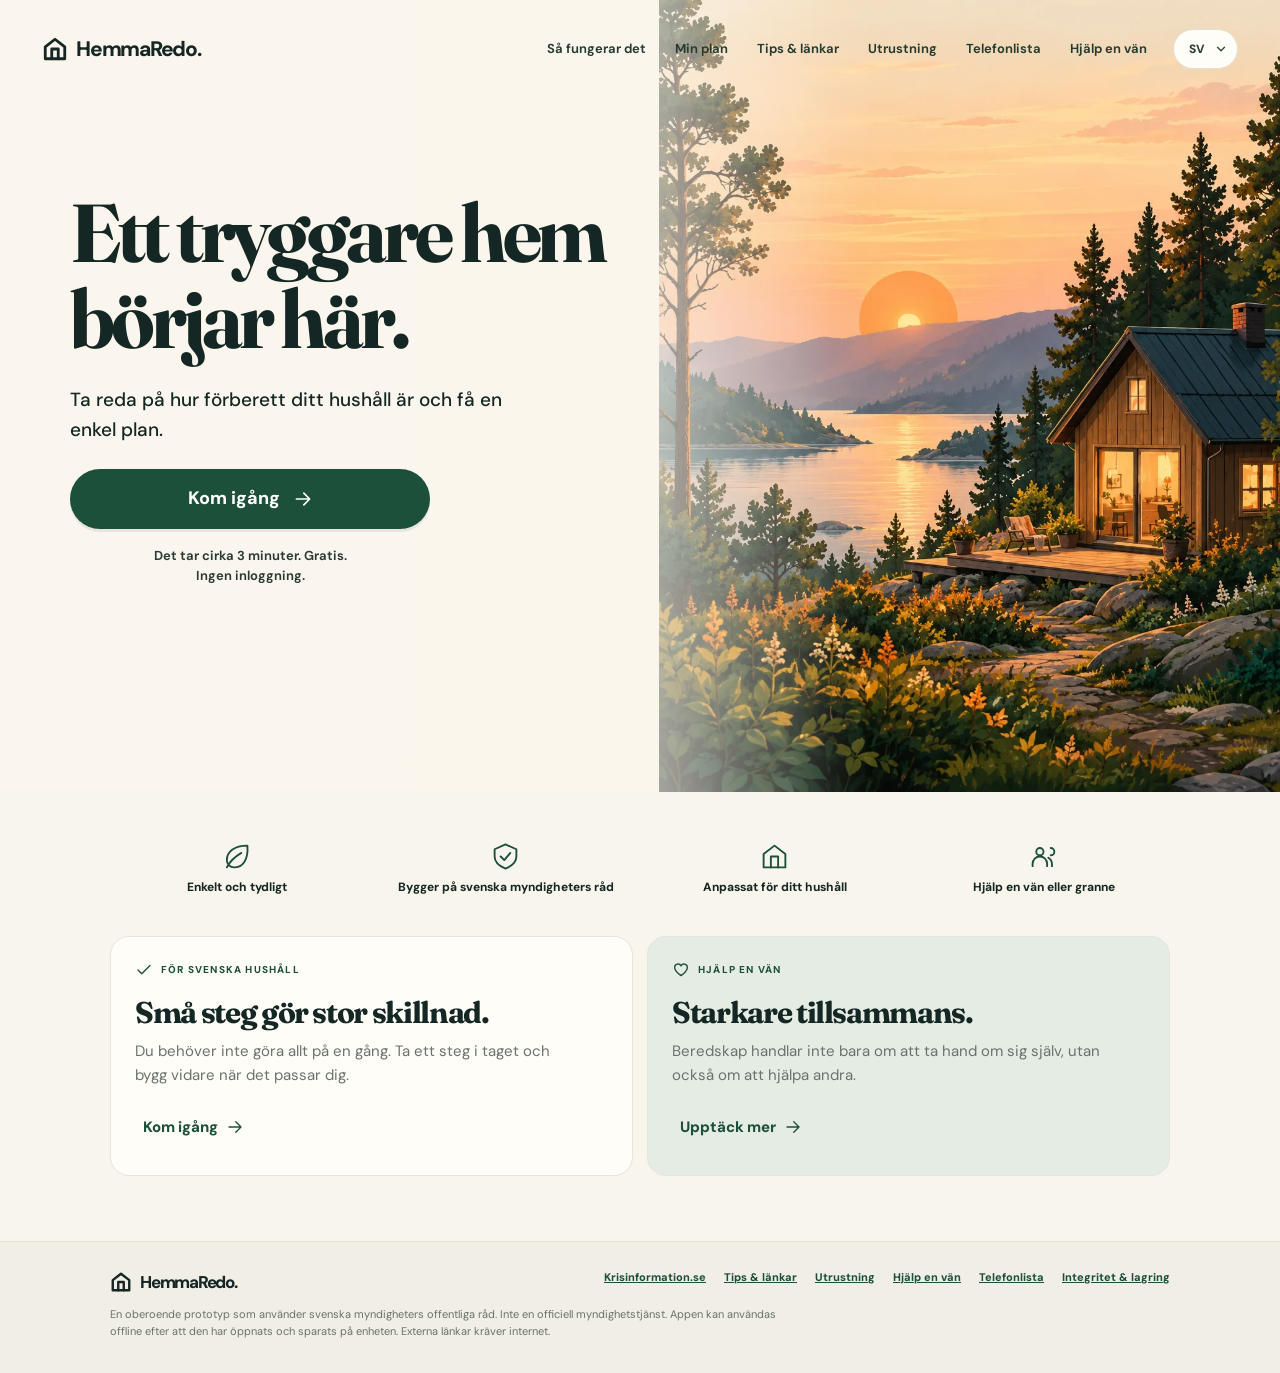
<file: index.html>
<!doctype html>
<html lang="sv">
<head>
  <meta charset="utf-8">
  <meta name="viewport" content="width=device-width,initial-scale=1,viewport-fit=cover">
  <meta name="theme-color" content="#f8f5ed">
  <meta name="description" content="Ett tryggare hem börjar här. Gör en enkel genomgång av ditt hushåll och få en personlig plan för hemberedskap. Gratis och utan konto.">
  <meta property="og:type" content="website">
  <meta property="og:title" content="HemmaRedo – Ett tryggare hem börjar här">
  <meta property="og:description" content="En enkel personlig beredskapsplan för svenska hushåll. Gratis och utan inloggning.">
  <meta property="og:image" content="assets/hemmaredo-landskap.webp">
  <meta name="color-scheme" content="light">
  <meta name="robots" content="noindex,nofollow">
  <link rel="icon" href="assets/icon-192.png" type="image/png">
  <link rel="apple-touch-icon" href="assets/icon-192.png">
  <link rel="manifest" href="manifest.webmanifest">
  <link rel="preconnect" href="https://fonts.googleapis.com">
  <link rel="preconnect" href="https://fonts.gstatic.com" crossorigin>
  <link href="https://fonts.googleapis.com/css2?family=DM+Sans:wght@400;500;600;700;800&family=Fraunces:wght@600;700&display=swap" rel="stylesheet">
  <link rel="stylesheet" href="styles.css">
  <title>HemmaRedo – Ett tryggare hem börjar här</title>
</head>
<body>
  <svg xmlns="http://www.w3.org/2000/svg" class="icon-sprite" aria-hidden="true" focusable="false">
    <symbol id="i-home" viewBox="0 0 24 24"><path d="m3 10 9-7 9 7v11H3V10Z"/><path d="M9 21v-9h6v9"/></symbol>
    <symbol id="i-arrow" viewBox="0 0 24 24"><path d="M4 12h16m-7-7 7 7-7 7"/></symbol>
    <symbol id="i-back" viewBox="0 0 24 24"><path d="M20 12H4m7-7-7 7 7 7"/></symbol>
    <symbol id="i-check" viewBox="0 0 24 24"><path d="m4 12 5 5L20 6"/></symbol>
    <symbol id="i-chevron" viewBox="0 0 24 24"><path d="m6 9 6 6 6-6"/></symbol>
    <symbol id="i-menu" viewBox="0 0 24 24"><path d="M4 6h16M4 12h16M4 18h16"/></symbol>
    <symbol id="i-x" viewBox="0 0 24 24"><path d="M5 5 19 19M19 5 5 19"/></symbol>
    <symbol id="i-users" viewBox="0 0 24 24"><circle cx="9" cy="8" r="3"/><path d="M3 20v-2a6 6 0 0 1 12 0v2M18 5a3 3 0 0 1 0 6m1 9v-2a6 6 0 0 0-3-5"/></symbol>
    <symbol id="i-heart" viewBox="0 0 24 24"><path d="M20.5 8.5c0 4.5-8.5 11-8.5 11S3.5 13 3.5 8.5a4.5 4.5 0 0 1 8.5-2 4.5 4.5 0 0 1 8.5 2Z"/></symbol>
    <symbol id="i-shield" viewBox="0 0 24 24"><path d="M12 2 21 6v6c0 5-4 8-9 10-5-2-9-5-9-10V6l9-4Z"/><path d="m8 12 3 3 5-6"/></symbol>
    <symbol id="i-leaf" viewBox="0 0 24 24"><path d="M21 3C10 3 4 8 4 15a6 6 0 0 0 6 6c7 0 12-6 11-18ZM4 21c3-6 7-9 12-12"/></symbol>
    <symbol id="i-droplet" viewBox="0 0 24 24"><path d="M12 2C9 7 5 11 5 15a7 7 0 0 0 14 0c0-4-4-8-7-13Z"/></symbol>
    <symbol id="i-utensils" viewBox="0 0 24 24"><path d="M4 2v8m4-8v8M2 2v5a4 4 0 0 0 8 0V2M6 10v12M18 22V2c-6 3-6 11 0 11h2"/></symbol>
    <symbol id="i-flame" viewBox="0 0 24 24"><path d="M12 22c-5 0-8-4-8-9 0-3 2-6 5-9 0 4 3 5 3 5 1-2 2-4 2-7 5 4 7 8 7 12 0 5-4 8-9 8Z"/><path d="M12 22c-3 0-4-2-4-4 0-2 2-4 4-6 0 3 4 4 4 6 0 2-1 4-4 4Z"/></symbol>
    <symbol id="i-radio" viewBox="0 0 24 24"><rect x="3" y="9" width="18" height="12" rx="2"/><path d="m6 9 11-6M7 13h6m-6 4h6"/><circle cx="17" cy="16" r="2"/></symbol>
    <symbol id="i-battery" viewBox="0 0 24 24"><rect x="3" y="6" width="17" height="13" rx="2"/><path d="M20 10h2v5h-2M7 12h8m-4-4v8"/></symbol>
    <symbol id="i-cross" viewBox="0 0 24 24"><path d="M9 3h6v6h6v6h-6v6H9v-6H3V9h6V3Z"/></symbol>
    <symbol id="i-phone" viewBox="0 0 24 24"><path d="M8 3H5C3 3 3 5 3 7c0 8 6 14 14 14 2 0 4 0 4-2v-3l-5-2-3 3c-3-1-5-3-6-6l3-3-2-5Z"/></symbol>
    <symbol id="i-sun" viewBox="0 0 24 24"><circle cx="12" cy="12" r="4"/><path d="M12 2v2m0 16v2M2 12h2m16 0h2M5 5l2 2m10 10 2 2M5 19l2-2M17 7l2-2"/></symbol>
    <symbol id="i-printer" viewBox="0 0 24 24"><path d="M6 9V3h12v6M6 18H3V9h18v9h-3"/><path d="M6 15h12v7H6v-7Z"/></symbol>
    <symbol id="i-share" viewBox="0 0 24 24"><circle cx="18" cy="5" r="3"/><circle cx="6" cy="12" r="3"/><circle cx="18" cy="19" r="3"/><path d="m9 11 6-4m-6 7 6 4"/></symbol>
    <symbol id="i-lock" viewBox="0 0 24 24"><rect x="5" y="10" width="14" height="11" rx="2"/><path d="M8 10V7a4 4 0 1 1 8 0v3"/></symbol>
    <symbol id="i-download" viewBox="0 0 24 24"><path d="M12 3v13m-5-5 5 5 5-5M4 18v3h16v-3"/></symbol>
    <symbol id="i-info" viewBox="0 0 24 24"><circle cx="12" cy="12" r="10"/><path d="M12 11v6m0-10v.5"/></symbol>
    <symbol id="i-calendar" viewBox="0 0 24 24"><rect x="3" y="5" width="18" height="16" rx="2"/><path d="M7 3v4m10-4v4M3 10h18"/></symbol>
    <symbol id="i-dog" viewBox="0 0 24 24"><path d="M4 10 2 7l4-3 4 3h6l4-3 2 3-2 3v6c0 4-4 6-8 6s-8-2-8-6v-6Z"/><path d="M9 14h.01M15 14h.01m-4 4h2"/></symbol>
    <symbol id="i-clipboard" viewBox="0 0 24 24"><rect x="5" y="4" width="14" height="18" rx="2"/><path d="M9 4V2h6v2m-6 7 2 2 4-4m-6 8h6"/></symbol>
    <symbol id="i-external" viewBox="0 0 24 24"><path d="M14 4h6v6m0-6-9 9"/><path d="M19 14v5H5V5h5"/></symbol>
    <symbol id="i-map" viewBox="0 0 24 24"><path d="m3 6 6-3 6 3 6-3v15l-6 3-6-3-6 3V6Zm6-3v15m6-12v15"/></symbol>
    <symbol id="i-lightbulb" viewBox="0 0 24 24"><path d="M9 18h6m-5 3h4M8 15c-2-1-3-3-3-6a7 7 0 0 1 14 0c0 3-1 5-3 6l-1 3H9l-1-3Z"/></symbol>
  </svg>
  <div id="app"></div>
  <noscript>HemmaRedo behöver JavaScript för den interaktiva planen. Officiell information hittar du på <a href="https://www.krisinformation.se/din-beredskap/hemberedskap/">Krisinformation.se</a>.</noscript>
  <script src="app.js" defer></script>
</body>
</html>
</file>
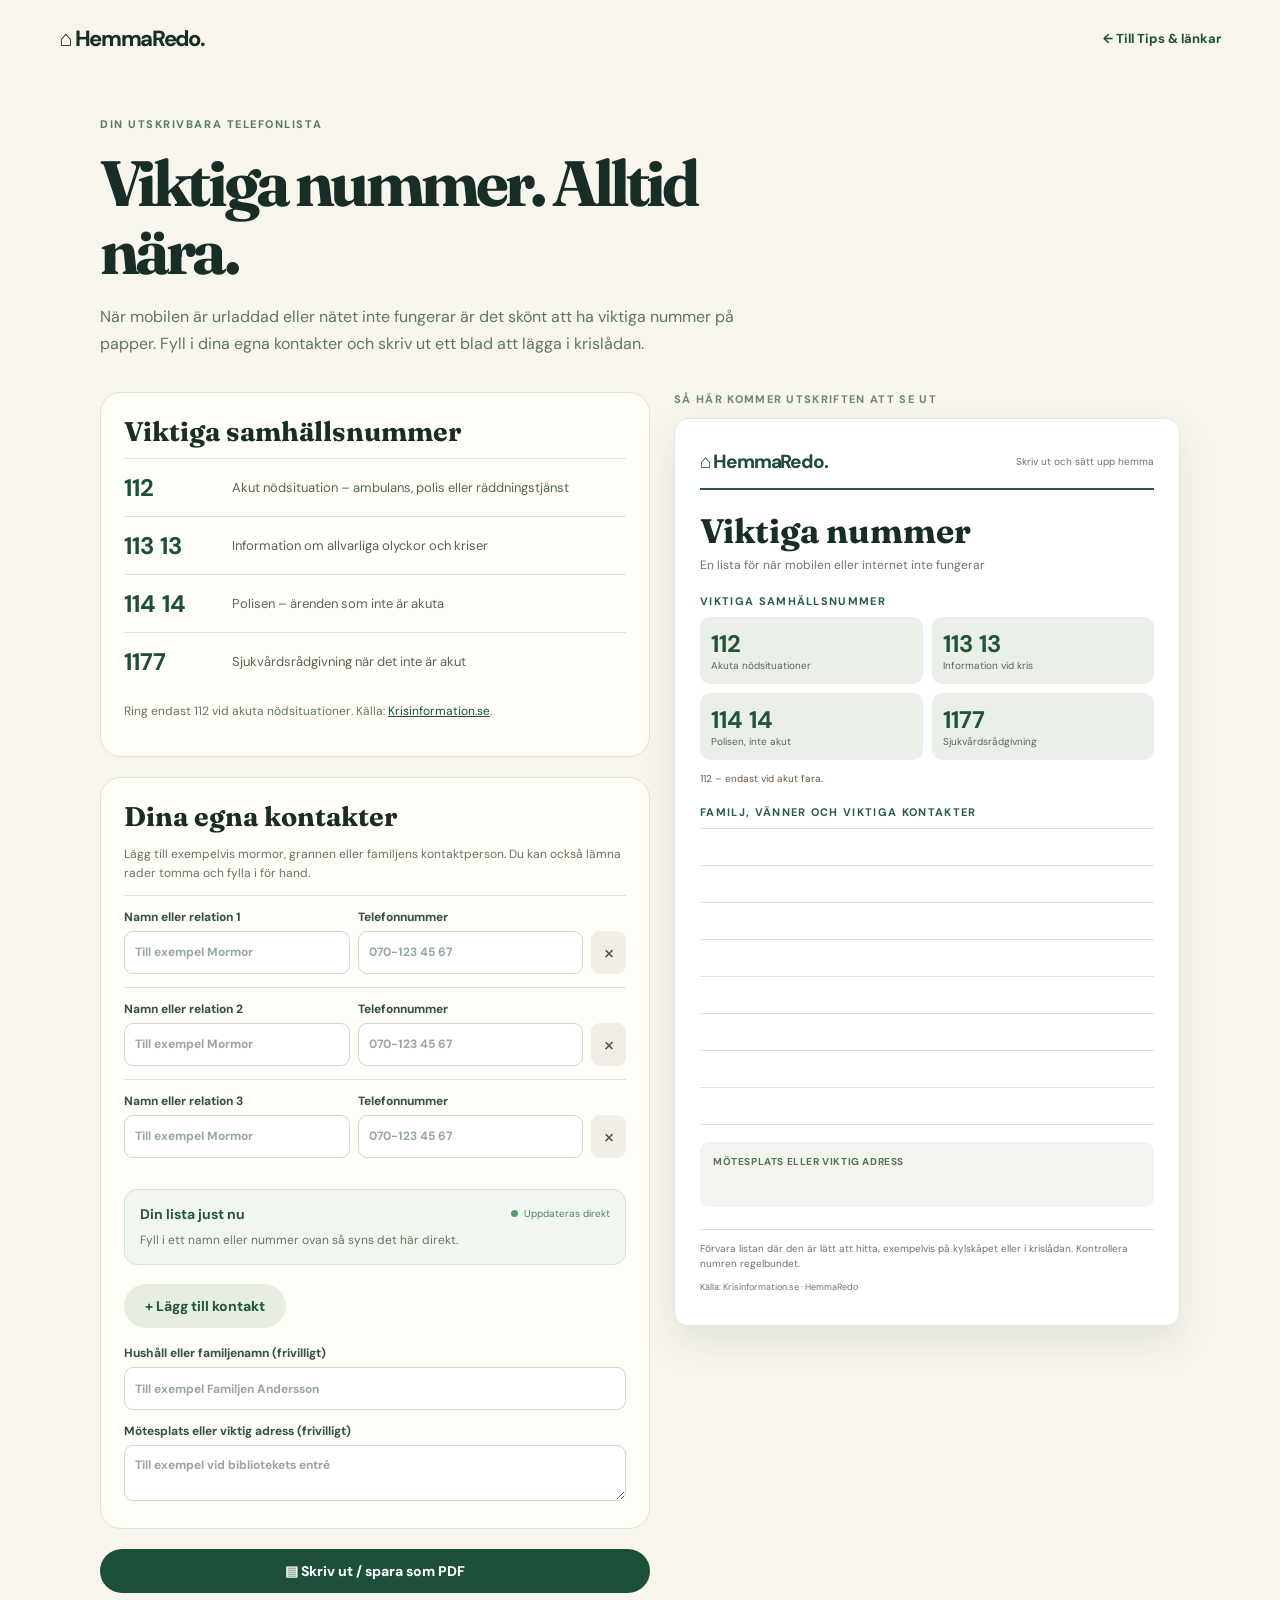
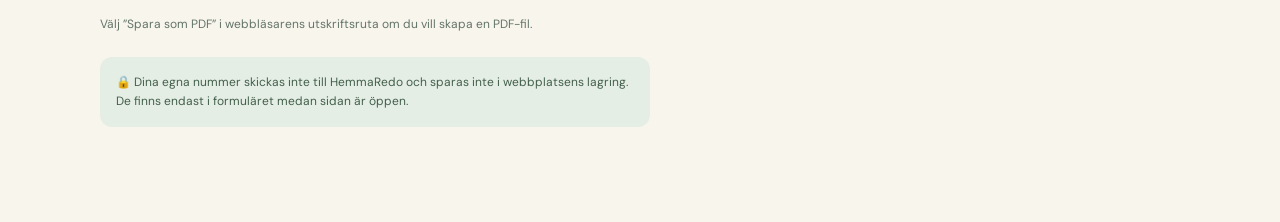
<file: contacts.html>
<!doctype html>
<html lang="sv">
<head>
<meta charset="utf-8">
<meta name="viewport" content="width=device-width,initial-scale=1,viewport-fit=cover">
<meta name="theme-color" content="#f8f5ed">
<meta name="description" content="Skapa och skriv ut din egen telefonlista med viktiga svenska nummer och familjens egna kontakter.">
<title>Viktiga nummer – HemmaRedo</title>
<link rel="icon" href="assets/icon-192.png" type="image/png">
<link rel="preconnect" href="https://fonts.googleapis.com">
<link rel="preconnect" href="https://fonts.gstatic.com" crossorigin>
<link href="https://fonts.googleapis.com/css2?family=DM+Sans:wght@400;500;600;700;800&family=Fraunces:wght@600;700&display=swap" rel="stylesheet">
<style>
:root{--ink:#172d26;--green:#1c503a;--cream:#f8f5ed;--border:#e1e3d6;--muted:#617468}
*{box-sizing:border-box}body{margin:0;font-family:'DM Sans',sans-serif;background:var(--cream);color:var(--ink)}button,input,textarea{font:inherit}button{cursor:pointer}a{color:var(--green)}.site-nav{max-width:1210px;margin:auto;padding:24px;display:flex;align-items:center;justify-content:space-between;gap:12px}.brand{font-weight:800;font-size:22px;letter-spacing:-.06em;color:var(--ink);text-decoration:none}.back{font-size:13px;font-weight:700;text-decoration:none}.page{max-width:1120px;margin:auto;padding:40px 20px 95px}.eyebrow{font-size:11px;font-weight:800;letter-spacing:.14em;color:#568062}.intro h1{font:700 clamp(38px,8vw,64px)/1.06 Fraunces,Georgia,serif;letter-spacing:-.06em;max-width:620px;margin:18px 0}.intro p{color:var(--muted);line-height:1.7;max-width:640px}.layout{display:grid;gap:24px;margin-top:35px}.editor{display:grid;gap:20px}.panel{border:1px solid var(--border);border-radius:21px;background:#fffdf7;padding:23px}.panel h2{font:700 27px/1.2 Fraunces,Georgia,serif;margin:0 0 10px}.public-row{display:flex;align-items:center;gap:18px;border-top:1px solid var(--border);padding:13px 0}.public-row strong{font-size:24px;min-width:90px;color:var(--green);white-space:nowrap}.public-row span{font-size:13px;line-height:1.4;color:#566759}.note{color:#657567;font-size:12px;line-height:1.55}.entry{display:grid;grid-template-columns:1fr 1fr auto;gap:8px;align-items:end;padding:13px 0;border-top:1px solid var(--border)}label{display:block;font-size:12px;font-weight:750;color:#345241;min-width:0}label span{display:block;margin-bottom:6px}input,textarea{border:1px solid #cfd8cb;background:#fff;border-radius:9px;padding:11px 10px;width:100%;min-height:43px;color:#203d2c;outline-color:#c68b51}input::placeholder,textarea::placeholder{color:#99a79c}textarea{resize:vertical}.remove{height:43px;width:35px;border:0;background:#f0eee6;color:#624d48;border-radius:9px;font-size:22px}.extra-fields{display:grid;gap:13px;margin-top:17px}.btn{display:inline-flex;justify-content:center;align-items:center;gap:9px;border:0;border-radius:99px;padding:13px 21px;font-weight:800;font-size:14px}.primary{background:var(--green);color:white}.secondary{background:#e6eee4;color:#26573e}.btn:disabled{opacity:.5;cursor:not-allowed}.actions{display:grid;gap:10px}.small{font-size:12px;line-height:1.65;color:#637468}.privacy{background:#e5eee5;padding:16px;border-radius:12px;font-size:12px;line-height:1.6;color:#435f4b}.preview-heading{font-size:11px;text-transform:uppercase;letter-spacing:.12em;color:#758579;font-weight:800;margin:0 0 12px}.sheet{background:#fff;box-shadow:0 16px 38px #24402e18;border:1px solid #e3e6de;border-radius:14px;padding:31px 27px;max-width:650px;margin:auto}.sheet-header{display:flex;align-items:center;justify-content:space-between;gap:10px;border-bottom:2px solid #2a5b42;padding-bottom:14px}.sheet-brand{font-size:19px;font-weight:800;color:#214d36;letter-spacing:-.06em}.sheet-header small{font-size:10px;color:#65756a}.sheet h2{font:700 34px/1.1 Fraunces,Georgia,serif;margin:23px 0 7px}.sheet-sub{font-size:12px;color:#68776b;margin:0 0 21px}.sheet h3{font-size:11px;letter-spacing:.12em;text-transform:uppercase;color:#2b5c42;margin:20px 0 9px}.sheet-numbers{display:grid;grid-template-columns:1fr 1fr;gap:9px}.sheet-number{background:#eaf0e8;border-radius:10px;padding:11px}.sheet-number strong{display:block;font-size:24px;color:#25523a}.sheet-number span{font-size:10px;line-height:1.4;display:block;color:#51685a}.sheet-warning{font-size:10px;color:#70553e;margin:12px 0}.sheet-contacts{border-top:1px solid #dee3d9}.sheet-contact{display:grid;grid-template-columns:1fr 1fr;gap:16px;border-bottom:1px solid #dee3d9;min-height:37px;align-items:center;padding:7px 3px;font-size:12px}.sheet-contact strong{font-size:14px;color:#213e2d}.sheet-meeting{margin-top:17px;background:#f2f4ed;border-radius:9px;padding:13px;font-size:12px;min-height:65px;white-space:pre-wrap;overflow-wrap:anywhere}.sheet-meeting strong{display:block;font-size:10px;text-transform:uppercase;letter-spacing:.06em;margin-bottom:5px;color:#52715c}.sheet-footer{border-top:1px solid #dae3d7;margin-top:22px;padding-top:11px;color:#68766c;font-size:10px;line-height:1.5}.sheet-footer p{margin:0 0 8px}.sheet-footer small{font-size:9px}button:focus-visible,a:focus-visible{outline:3px solid #c9945b;outline-offset:3px}
.live-contacts{margin:18px 0 19px;padding:15px;border-radius:13px;border:1px solid #d5e4d5;background:#f1f7ef}.live-contacts-heading{display:flex;align-items:center;justify-content:space-between;flex-wrap:wrap;gap:8px;margin-bottom:8px}.live-contacts-heading strong{font-size:14px;color:#28553d}.live-indicator{display:inline-flex;align-items:center;gap:6px;font-size:10px;color:#508365}.live-indicator i{width:7px;height:7px;border-radius:50%;background:#5b9b70}.live-contact{display:grid;grid-template-columns:minmax(0,1fr) auto;gap:10px;border-top:1px solid #d9e7d7;padding:9px 0;align-items:center;font-size:13px;overflow-wrap:anywhere}.live-contact strong{color:#26563c;text-align:right}.live-contacts .note{margin:5px 0 0}
@media(max-width:440px){.entry{grid-template-columns:1fr 1fr auto;gap:5px}.entry input{padding:10px 7px;font-size:12px}.remove{width:29px}.sheet{padding:21px 17px}.sheet-numbers{gap:6px}.sheet-number{padding:9px}.sheet-number strong{font-size:20px}.sheet h2{font-size:30px}}
@media(min-width:950px){.layout{grid-template-columns:minmax(0,1fr) minmax(0,.92fr);align-items:start}.preview-col{position:sticky;top:18px}.sheet{padding:30px 25px}}
@page{size:A4 portrait;margin:12mm}
@media print{html,body{background:#fff!important;width:100%;margin:0!important;padding:0!important;-webkit-print-color-adjust:exact;print-color-adjust:exact}.site-nav,.intro,.editor,.preview-heading,.privacy,.actions,.back{display:none!important}.page,.layout,.preview-col{display:block!important;width:100%!important;max-width:none!important;margin:0!important;padding:0!important}.sheet{border:0;box-shadow:none;border-radius:0;padding:0!important;max-width:none;width:100%;margin:0}.sheet h2{font-size:32px}.sheet-number{background:#eaf0e8!important}.sheet-meeting{background:#f2f4ed!important}.sheet-contact{min-height:35px}.sheet-footer{margin-top:12px}a[href]:after{content:none!important}}
</style>
</head>
<body>
<header class="site-nav"><a href="./#home" class="brand">⌂ HemmaRedo.</a><a href="./#guides" class="back">← Till Tips & länkar</a></header>
<main class="page">
<section class="intro"><div class="eyebrow">DIN UTSKRIVBARA TELEFONLISTA</div><h1>Viktiga nummer. Alltid nära.</h1><p>När mobilen är urladdad eller nätet inte fungerar är det skönt att ha viktiga nummer på papper. Fyll i dina egna kontakter och skriv ut ett blad att lägga i krislådan.</p></section>
<div class="layout">
<section class="editor">
<div class="panel"><h2>Viktiga samhällsnummer</h2><div class="public-row"><strong>112</strong><span>Akut nödsituation – ambulans, polis eller räddningstjänst</span></div><div class="public-row"><strong>113 13</strong><span>Information om allvarliga olyckor och kriser</span></div><div class="public-row"><strong>114 14</strong><span>Polisen – ärenden som inte är akuta</span></div><div class="public-row"><strong>1177</strong><span>Sjukvårdsrådgivning när det inte är akut</span></div><p class="note">Ring endast 112 vid akuta nödsituationer. Källa: <a href="https://www.krisinformation.se/din-beredskap/skydd-och-hjalp/viktiga-telefonnummer/" target="_blank" rel="noopener noreferrer">Krisinformation.se</a>.</p></div>
<div class="panel"><h2>Dina egna kontakter</h2><p class="note">Lägg till exempelvis mormor, grannen eller familjens kontaktperson. Du kan också lämna rader tomma och fylla i för hand.</p><div id="entries"></div><div class="live-contacts"><div class="live-contacts-heading"><strong>Din lista just nu</strong><span class="live-indicator"><i></i> Uppdateras direkt</span></div><p class="note" id="live-empty">Fyll i ett namn eller nummer ovan så syns det här direkt.</p><div id="live-entries" aria-live="polite" aria-relevant="additions text"></div></div><button id="add" class="btn secondary" type="button">+ Lägg till kontakt</button><div class="extra-fields"><label><span>Hushåll eller familjenamn (frivilligt)</span><input id="household" maxlength="90" autocomplete="off" placeholder="Till exempel Familjen Andersson"></label><label><span>Mötesplats eller viktig adress (frivilligt)</span><textarea id="meeting" rows="2" maxlength="160" placeholder="Till exempel vid bibliotekets entré"></textarea></label></div></div>
<div class="actions"><button class="btn primary" id="print" type="button">▤ Skriv ut / spara som PDF</button><p class="small">Välj ”Spara som PDF” i webbläsarens utskriftsruta om du vill skapa en PDF-fil.</p><div class="privacy">🔒 Dina egna nummer skickas inte till HemmaRedo och sparas inte i webbplatsens lagring. De finns endast i formuläret medan sidan är öppen.</div></div>
</section>
<aside class="preview-col"><p class="preview-heading">Så här kommer utskriften att se ut</p><article class="sheet" aria-label="Utskriftsförhandsvisning"><div class="sheet-header"><span class="sheet-brand">⌂ HemmaRedo.</span><small>Skriv ut och sätt upp hemma</small></div><h2>Viktiga nummer</h2><p class="sheet-sub" id="print-household">En lista för när mobilen eller internet inte fungerar</p><h3>Viktiga samhällsnummer</h3><div class="sheet-numbers"><div class="sheet-number"><strong>112</strong><span>Akuta nödsituationer</span></div><div class="sheet-number"><strong>113 13</strong><span>Information vid kris</span></div><div class="sheet-number"><strong>114 14</strong><span>Polisen, inte akut</span></div><div class="sheet-number"><strong>1177</strong><span>Sjukvårdsrådgivning</span></div></div><p class="sheet-warning">112 – endast vid akut fara.</p><h3>Familj, vänner och viktiga kontakter</h3><div class="sheet-contacts" id="print-entries"></div><div class="sheet-meeting"><strong>Mötesplats eller viktig adress</strong><span id="print-meeting"></span></div><footer class="sheet-footer"><p>Förvara listan där den är lätt att hitta, exempelvis på kylskåpet eller i krislådan. Kontrollera numren regelbundet.</p><small>Källa: Krisinformation.se · HemmaRedo</small></footer></article></aside>
</div>
</main>
<script>
(function(){
'use strict';
var entries=document.getElementById('entries'),printEntries=document.getElementById('print-entries');
var people=[{id:1,name:'',phone:''},{id:2,name:'',phone:''},{id:3,name:'',phone:''}];
var nextId=4;
function make(tag,cls,text){var e=document.createElement(tag);if(cls)e.className=cls;if(text!==undefined)e.textContent=text;return e;}
function field(labelText,id,type,value,placeholder){
 var label=make('label'),span=make('span','',labelText),input=make('input');
 input.type=type;input.id=id;input.value=value;input.placeholder=placeholder;input.autocomplete='off';input.maxLength=type==='tel'?35:70;
 label.appendChild(span);label.appendChild(input);return label;
}
function renderRows(){
 entries.textContent='';
 people.forEach(function(person,i){
   var row=make('div','entry');
   var name=field('Namn eller relation '+(i+1),'name-'+person.id,'text',person.name,'Till exempel Mormor');
   var phone=field('Telefonnummer','phone-'+person.id,'tel',person.phone,'070-123 45 67');
   name.querySelector('input').addEventListener('input',function(e){person.name=e.target.value;renderPrint();});
   phone.querySelector('input').addEventListener('input',function(e){person.phone=e.target.value;renderPrint();});
   var remove=make('button','remove','×');remove.type='button';remove.setAttribute('aria-label','Ta bort kontakt');
   remove.addEventListener('click',function(){people=people.filter(function(x){return x.id!==person.id;});renderRows();renderPrint();});
   row.appendChild(name);row.appendChild(phone);row.appendChild(remove);entries.appendChild(row);
 });
 document.getElementById('add').disabled=people.length>=8;
}
function renderPrint(){
 var live=document.getElementById('live-entries');
 live.textContent='';
 var populated=people.filter(function(x){return x.name.trim()||x.phone.trim();});
 document.getElementById('live-empty').hidden=populated.length>0;
 populated.forEach(function(person){
   var row=make('div','live-contact');
   row.appendChild(make('span','',person.name||'Kontakt utan namn'));
   row.appendChild(make('strong','',person.phone||'—'));
   live.appendChild(row);
 });
 printEntries.textContent='';
 var filled=people.filter(function(x){return x.name.trim()||x.phone.trim();});
 var count=Math.max(3,8-filled.length);
 filled.concat(Array.from({length:count},function(){return {name:'',phone:''};})).slice(0,10).forEach(function(x){
   var row=make('div','sheet-contact'),name=make('span','',x.name),phone=make('strong','',x.phone);
   row.appendChild(name);row.appendChild(phone);printEntries.appendChild(row);
 });
 document.getElementById('print-household').textContent=document.getElementById('household').value||'En lista för när mobilen eller internet inte fungerar';
 document.getElementById('print-meeting').textContent=document.getElementById('meeting').value;
}
document.getElementById('add').addEventListener('click',function(){if(people.length>=8)return;people.push({id:nextId++,name:'',phone:''});renderRows();renderPrint();});
document.getElementById('household').addEventListener('input',renderPrint);
document.getElementById('meeting').addEventListener('input',renderPrint);
document.getElementById('print').addEventListener('click',function(){renderPrint();window.print();});
renderRows();renderPrint();
})();
</script>
</body>
</html>
</file>
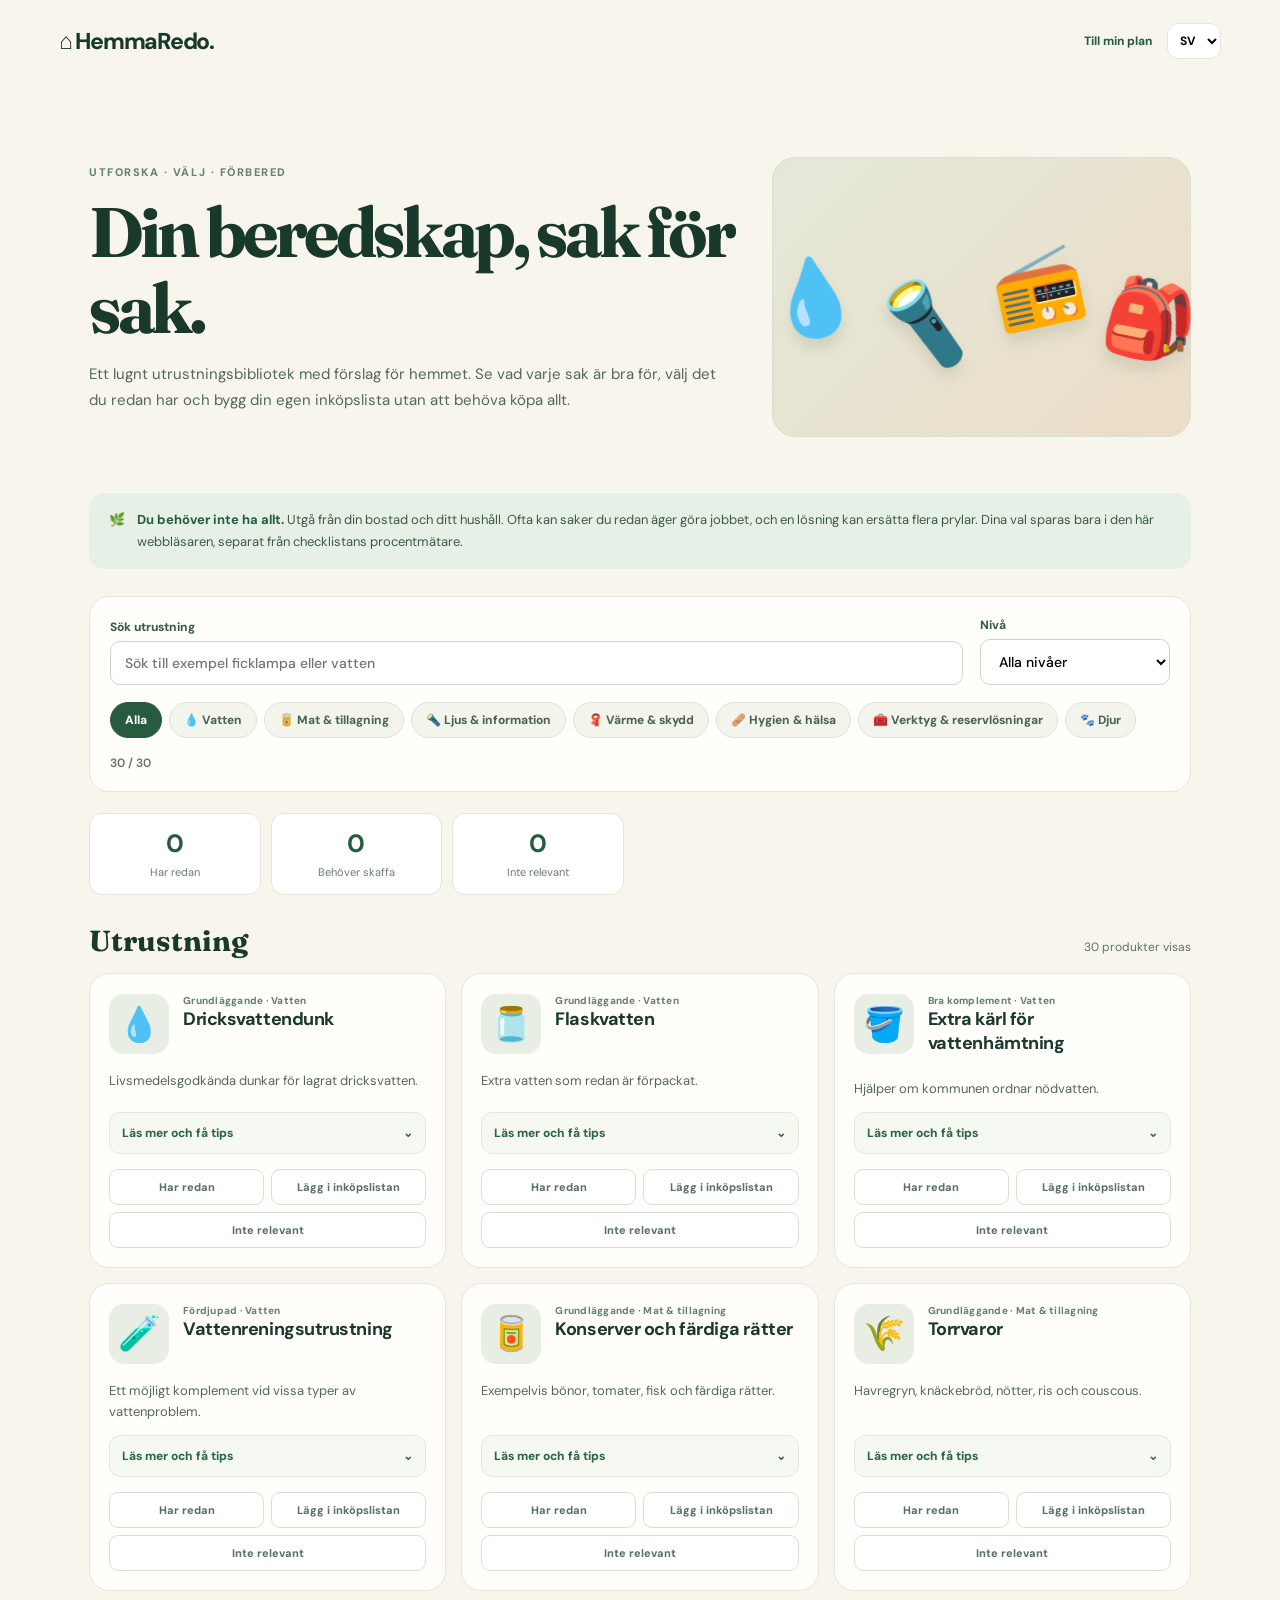
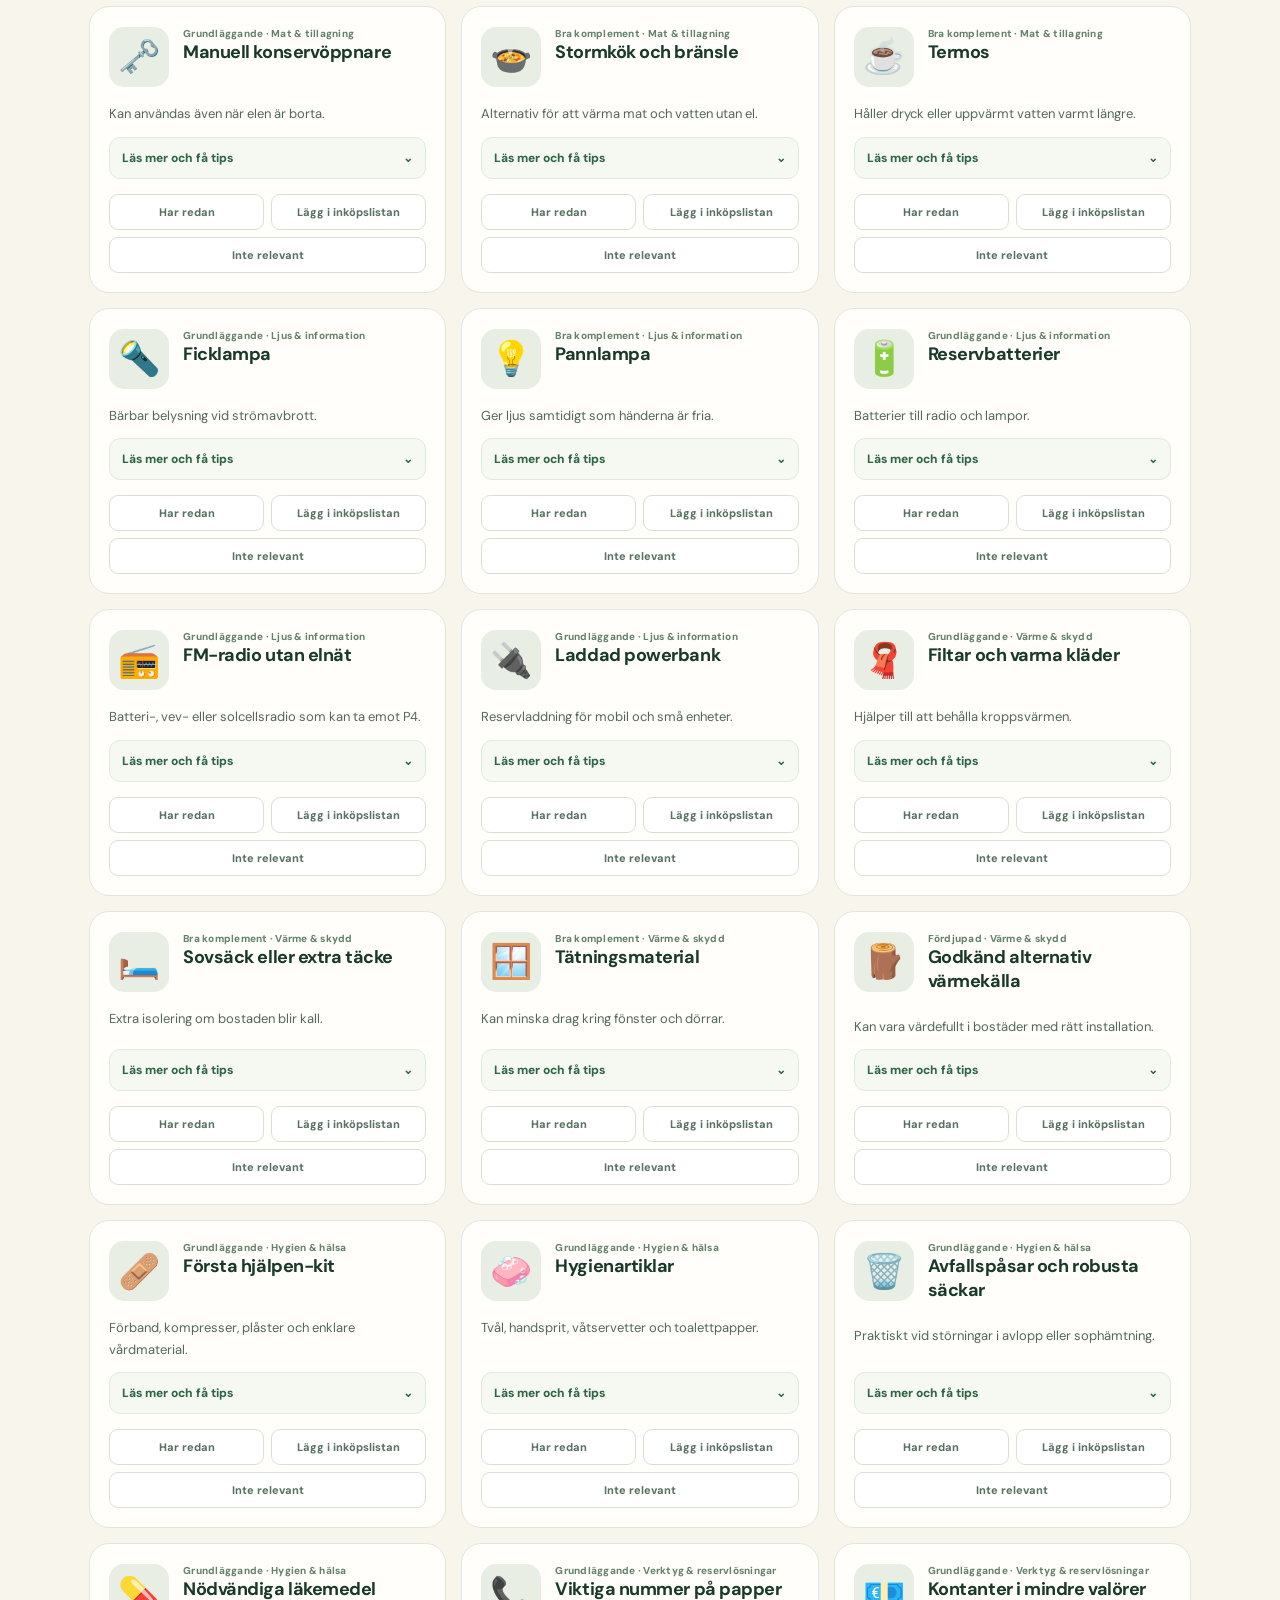
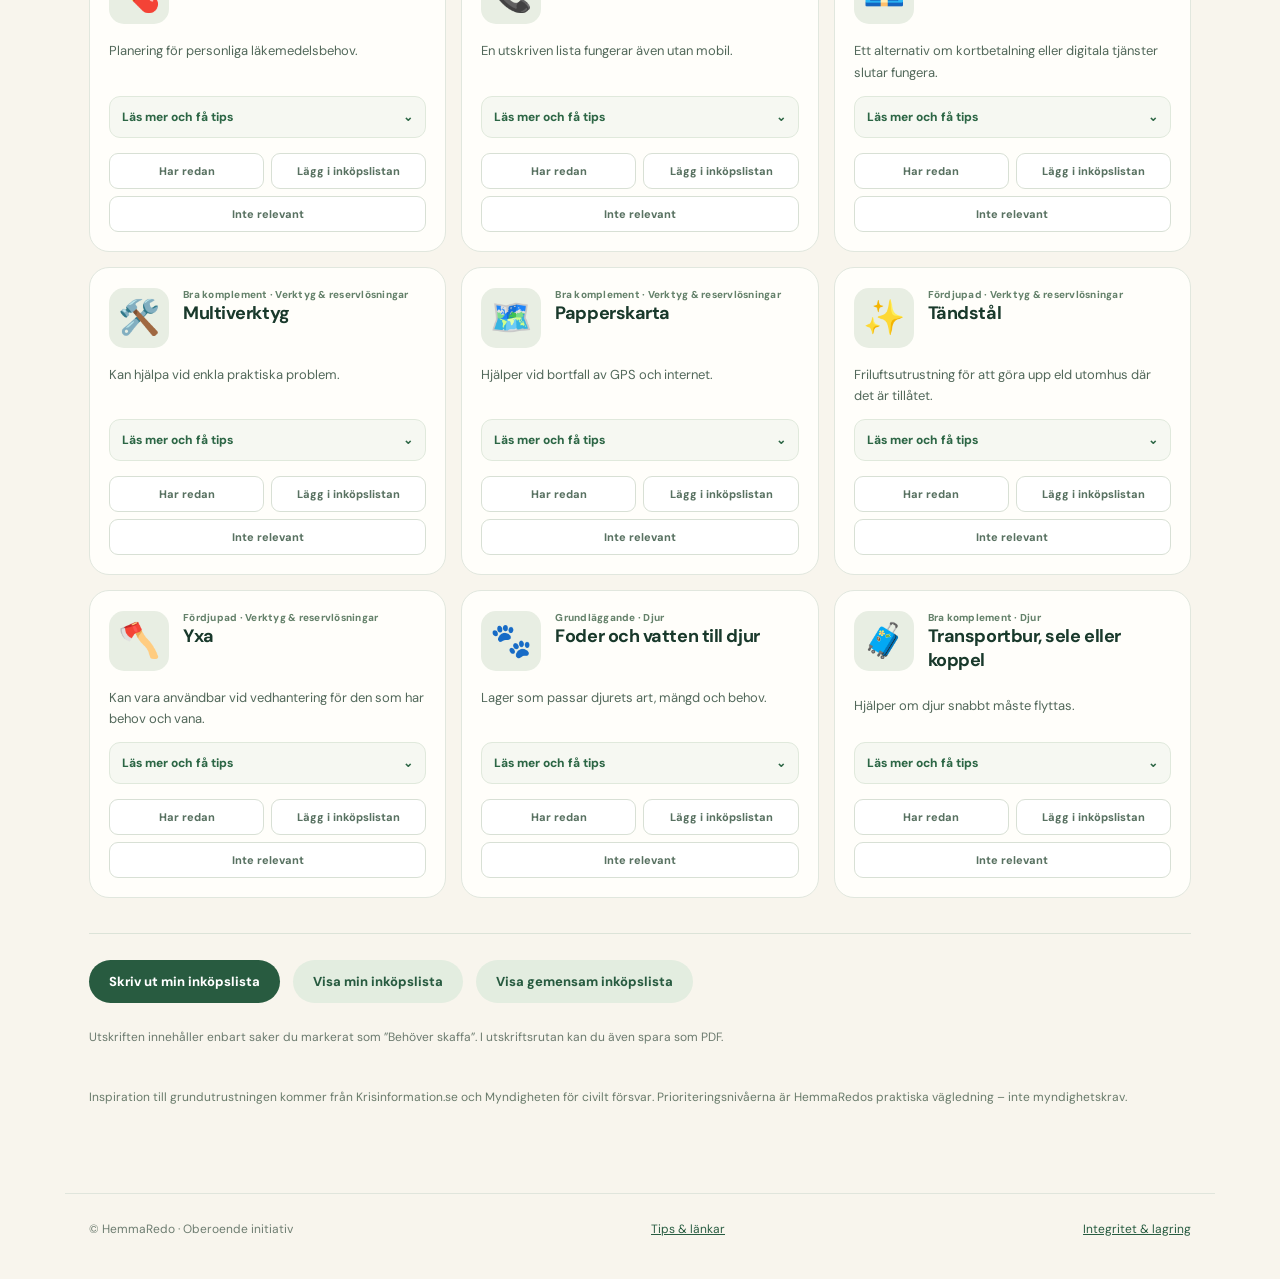
<file: equipment.html>
<!doctype html>
<html lang="sv"><head><meta charset="utf-8"><meta name="viewport" content="width=device-width,initial-scale=1"><meta name="theme-color" content="#f8f5ed"><meta name="description" content="Utforska utrustning för hemberedskap. Se exempel, alternativ och skapa en egen prioriteringslista."><title>Utrustningsbibliotek – HemmaRedo</title><link rel="icon" href="assets/icon-192.png"><link rel="preconnect" href="https://fonts.googleapis.com"><link rel="preconnect" href="https://fonts.gstatic.com" crossorigin><link href="https://fonts.googleapis.com/css2?family=DM+Sans:wght@400;500;600;700;800&family=Fraunces:wght@600;700&display=swap" rel="stylesheet">
<style>
:root{--ink:#19392b;--green:#245b40;--cream:#f8f5ed;--muted:#617366;--border:#e1e7de;--card:#fffefa}
*{box-sizing:border-box}html{scroll-behavior:smooth}body{margin:0;background:var(--cream);font-family:'DM Sans',sans-serif;color:var(--ink)}button,input,select{font:inherit}button{cursor:pointer}a{color:inherit}button:focus-visible,a:focus-visible,input:focus-visible,select:focus-visible,summary:focus-visible{outline:3px solid #d09863;outline-offset:3px}.header{max-width:1210px;margin:auto;display:flex;justify-content:space-between;align-items:center;gap:16px;padding:23px 24px}.brand{text-decoration:none;font-size:23px;font-weight:800;letter-spacing:-.055em;white-space:nowrap}.nav-actions{display:flex;align-items:center;gap:15px}.back{text-decoration:none;font-size:12px;font-weight:750;color:var(--green)}.language{border-radius:11px;border:1px solid var(--border);background:white;padding:8px;font-size:12px;font-weight:700}.hero{max-width:1150px;margin:auto;padding:58px 24px 40px;display:grid;grid-template-columns:1fr;gap:28px}.eyebrow{font-size:11px;letter-spacing:.14em;color:#65836d;font-weight:800;text-transform:uppercase}.hero h1{font:700 clamp(40px,8vw,70px)/1.08 Fraunces,Georgia,serif;letter-spacing:-.055em;margin:16px 0 15px}.hero p{line-height:1.73;color:#526959;font-size:15px;max-width:630px}.hero-art{background:linear-gradient(135deg,#e4e8d9,#ecddc7);border-radius:24px;min-height:190px;display:flex;align-items:center;justify-content:center;gap:18px;overflow:hidden;box-shadow:inset 0 0 0 1px #d9dfcf}.hero-art span{font-size:clamp(44px,8vw,75px);filter:drop-shadow(0 10px 7px #3b543421);transform:rotate(-7deg)}.hero-art span:nth-child(2){transform:translateY(25px) rotate(9deg)}.hero-art span:nth-child(3){transform:translateY(-12px) rotate(-12deg)}.hero-art span:nth-child(4){transform:translateY(22px) rotate(10deg)}.shell{max-width:1150px;margin:auto;padding:0 24px 85px}.tip-banner{display:flex;gap:12px;align-items:flex-start;background:#e7f0e6;border-radius:15px;padding:16px 20px;font-size:13px;line-height:1.7;color:#3c5b46}.tip-banner strong{color:#245c3c}.filters{margin:27px 0 21px;background:var(--card);border:1px solid var(--border);border-radius:20px;padding:20px;display:grid;gap:17px}.filters label{display:grid;gap:6px;font-size:12px;font-weight:800;color:#385a46}.filters input,.filters select{background:white;border:1px solid #cbd6c8;border-radius:10px;padding:12px 14px;min-width:0;width:100%;font-weight:500;font-size:14px}.search-wrap{position:relative}.filters .filter-summary{color:var(--muted);font-size:12px;font-weight:600}.pills{display:flex;flex-wrap:wrap;gap:7px}.pill{padding:9px 14px;background:#f3f5ed;border:1px solid #dce3d8;color:#4b6451;border-radius:99px;font-size:12px;font-weight:800}.pill[aria-pressed="true"]{background:#285a40;border-color:#285a40;color:white}.status-summary{display:grid;grid-template-columns:repeat(3,minmax(0,1fr));gap:10px;margin-bottom:28px}.metric{background:white;border:1px solid var(--border);border-radius:13px;padding:13px 9px;text-align:center}.metric b{display:block;font-size:25px;color:#285a40}.metric span{font-size:11px;color:#6b7c6c}.result-title{margin:10px 0 15px;display:flex;justify-content:space-between;gap:12px;align-items:baseline}.result-title h2{font:700 29px Fraunces,Georgia,serif;margin:0}.result-title small{font-size:12px;color:var(--muted)}.grid{display:grid;gap:15px;grid-template-columns:1fr}.item{background:var(--card);border:1px solid var(--border);border-radius:20px;overflow:hidden;display:flex;flex-direction:column;min-width:0}.item-top{display:flex;align-items:flex-start;gap:14px;padding:20px 19px 8px}.item-art{flex:none;width:60px;height:60px;display:grid;place-items:center;font-size:34px;border-radius:15px;background:#e8eee3}.item-titles{min-width:0}.item h3{font-size:18px;letter-spacing:-.025em;margin:0 0 7px}.meta{font-size:10px;font-weight:800;letter-spacing:.025em;color:#64816a}.item-summary{font-size:13px;line-height:1.66;color:#52685a;padding:0 19px;flex:1;margin:8px 0 12px}.item details{margin:0 19px 15px;border:1px solid #e0e9dc;border-radius:11px;background:#f6f8f2;overflow:hidden}.item summary{list-style:none;padding:12px;font-size:12px;font-weight:800;cursor:pointer;color:#2c6645}.item summary::-webkit-details-marker{display:none}.item summary:after{content:'⌄';float:right}.item details[open] summary:after{content:'⌃'}.item .detail-body{padding:0 13px 12px;font-size:12px;color:#45624b;line-height:1.7}.item .detail-body strong{color:#244c37}.item-buttons{display:grid;grid-template-columns:1fr 1fr;gap:7px;padding:0 19px 19px}.status-btn{border:1px solid #d8e0d5;background:white;border-radius:9px;padding:10px 7px;font-size:11px;font-weight:800;color:#587161}.status-btn[data-status="have"]{grid-column:1}.status-btn[data-status="need"]{grid-column:2}.status-btn[data-status="skip"]{grid-column:1 / -1}.status-btn[aria-pressed="true"][data-status="have"]{background:#dcefe1;border-color:#8aba9b;color:#225b36}.status-btn[aria-pressed="true"][data-status="need"]{background:#f8eacb;border-color:#dcb979;color:#725323}.status-btn[aria-pressed="true"][data-status="skip"]{background:#e6e9e6;border-color:#bbc4bb;color:#546154}.empty{padding:30px;text-align:center;border-radius:16px;background:white;color:#647566}.kit-actions{margin:35px 0 0;border-top:1px solid #dce3d8;padding-top:26px;display:flex;flex-wrap:wrap;align-items:center;gap:13px}.action{border:0;border-radius:100px;background:#285b40;color:white;padding:13px 20px;font-weight:800;font-size:13px}.action.secondary{background:#e3ede0;color:#285b40}.kit-actions p{font-size:12px;color:#6b7a6e;line-height:1.5;flex-basis:100%}.sources{margin-top:30px;font-size:12px;color:#697b6b;line-height:1.65}.sources a{color:#245d40}.site-footer{border-top:1px solid #e0e5dc;max-width:1150px;margin:auto;padding:27px 24px 42px;display:flex;gap:15px;justify-content:space-between;flex-wrap:wrap;font-size:12px;color:#6e7d71}.site-footer a{color:#285c41}.print-header{display:none}
@media(min-width:680px){.hero{grid-template-columns:1fr 38%;align-items:center;padding-top:75px;padding-bottom:56px}.hero-art{min-height:235px}.filters{grid-template-columns:1fr 190px;align-items:end}.filters .filter-categories{grid-column:1/-1}.grid{grid-template-columns:repeat(2,minmax(0,1fr))}.status-summary{max-width:535px}}
@media(min-width:1030px){.grid{grid-template-columns:repeat(3,minmax(0,1fr))}.hero-art{min-height:280px}}
@page{size:A4 portrait;margin:13mm}
@media print{body{background:#fff;color:#111}.header,.hero,.filters,.tip-banner,.status-summary,.item-buttons,.item details,.kit-actions,.site-footer,.sources,.result-title{display:none!important}.shell{padding:0!important;max-width:none}.grid{display:block}.item{break-inside:avoid;border:0;border-bottom:1px solid #ccc;border-radius:0;display:block;padding:7px 0}.item:not(.print-needed){display:none}.item-top{padding:0}.item-art{font-size:18px;width:30px;height:26px;background:transparent}.item h3{font-size:13px;margin-bottom:0}.item-summary{padding:0 0 0 44px;margin:0;font-size:11px}.meta{font-size:9px}.print-header{display:block;font:700 25px Fraunces,Georgia,serif;margin:0 0 17px}.print-header small{display:block;font:400 11px 'DM Sans',sans-serif;margin-top:8px;color:#555}}
</style></head><body>
<header class="header"><a class="brand" href="./#home">⌂ HemmaRedo.</a><div class="nav-actions"><a class="back" href="./#plan" id="back-link">← Till min plan</a><select class="language" id="language" aria-label="Språk"><option value="sv">SV</option><option value="en">EN</option></select></div></header>
<section class="hero"><div><div class="eyebrow" id="eyebrow"></div><h1 id="title"></h1><p id="intro"></p></div><div class="hero-art" aria-hidden="true"><span>💧</span><span>🔦</span><span>📻</span><span>🎒</span></div></section>
<main class="shell">
<div class="tip-banner"><span aria-hidden="true">🌿</span><div id="tip"></div></div>
<div class="filters"><label><span id="search-label"></span><input type="search" id="search" autocomplete="off" placeholder=""></label><label><span id="tier-label"></span><select id="tier"></select></label><div class="filter-categories"><div class="pills" id="categories" role="group" aria-label="Kategorier"></div></div><div class="filter-summary" id="filter-summary"></div></div>
<div class="status-summary" id="summary"></div><div class="result-title"><h2 id="results-title"></h2><small id="result-count"></small></div><h2 class="print-header" id="print-header"></h2><div class="grid" id="items"></div>
<div class="kit-actions"><button class="action" id="print" type="button"></button><button class="action secondary" id="show-needs" type="button"></button><a class="action secondary" style="text-decoration:none" href="./#shopping" id="global-shopping">Visa gemensam inköpslista</a><p id="print-help"></p></div>
<div class="sources" id="sources"></div>
</main><footer class="site-footer"><span>© HemmaRedo · Oberoende initiativ</span><a href="./#guides" id="guides-link"></a><a href="./#privacy" id="privacy-link"></a></footer>
<script>
(function(){
'use strict';
const STORE='hemmaredo_equipment_v1',LANG='hemmaredo_lang_v3';
const $=id=>document.getElementById(id);
const catalogs=[
['water','💧','Vatten','Water'],['food','🥫','Mat & tillagning','Food & cooking'],['light','🔦','Ljus & information','Light & information'],
['warm','🧣','Värme & skydd','Warmth & shelter'],['health','🩹','Hygien & hälsa','Hygiene & health'],['tools','🧰','Verktyg & reservlösningar','Tools & backups'],['pets','🐾','Djur','Pets']];
const raw=[
['water-jug','water',1,'💧','Dricksvattendunk','Drinking water containers','Livsmedelsgodkända dunkar för lagrat dricksvatten.','Food-safe containers for stored drinking water.','Förvara svalt och mörkt. HemmaRedos minnesregel: byt vatten vid midsommar och jul.','Keep cool and dark. HemmaRedo reminder: replace stored water at Midsummer and Christmas.'],
['water-bottled','water',1,'🫙','Flaskvatten','Bottled water','Extra vatten som redan är förpackat.','Extra water in sealed packaging.','Kontrollera förvaring, bäst före-datum och mängd för hela hushållet.','Check storage, dates and quantity for everyone.'],
['water-carry','water',2,'🪣','Extra kärl för vattenhämtning','Extra water carrying containers','Hjälper om kommunen ordnar nödvatten.','Useful when the municipality provides emergency water.','Välj kärl du kan bära när de är fyllda.','Choose containers you can carry when filled.'],
['water-filter','water',3,'🧪','Vattenreningsutrustning','Water treatment equipment','Ett möjligt komplement vid vissa typer av vattenproblem.','A possible complement for certain water issues.','Filter och kokning avlägsnar inte alla kemiska föroreningar. Följ myndighetsråd.','Filters and boiling do not remove every chemical contaminant. Follow official advice.'],
['food-cans','food',1,'🥫','Konserver och färdiga rätter','Canned and ready-to-eat food','Exempelvis bönor, tomater, fisk och färdiga rätter.','Beans, tomatoes, fish and ready-made meals.','Välj sådant ni gillar och kan äta även utan uppvärmning.','Choose meals your household enjoys, including no-cook options.'],
['food-dry','food',1,'🌾','Torrvaror','Dry goods','Havregryn, knäckebröd, nötter, ris och couscous.','Oats, crispbread, nuts, rice and couscous.','Tänk på att vissa torrvaror kräver vatten och kokning.','Some dry goods require water and cooking.'],
['food-opener','food',1,'🗝️','Manuell konservöppnare','Manual can opener','Kan användas även när elen är borta.','Works without electricity.','Kontrollera att den fungerar på era konservburkar.','Check that it works with your cans.'],
['food-stove','food',2,'🍲','Stormkök och bränsle','Camping stove and fuel','Alternativ för att värma mat och vatten utan el.','Alternative for heating food and water without electricity.','Använd friluftskök utomhus enligt tillverkarens instruktioner. Aldrig grill inomhus.','Use outdoor stoves outside as directed. Never use a grill indoors.'],
['food-thermos','food',2,'☕','Termos','Thermos flask','Håller dryck eller uppvärmt vatten varmt längre.','Keeps drinks and heated water warm longer.','Kan minska behovet av att värma vatten upprepade gånger.','May reduce the need to heat water repeatedly.'],
['light-torch','light',1,'🔦','Ficklampa','Flashlight','Bärbar belysning vid strömavbrott.','Portable lighting during a power outage.','Testa då och då och ha den nära till hands.','Test it regularly and keep it accessible.'],
['light-headlamp','light',2,'💡','Pannlampa','Headlamp','Ger ljus samtidigt som händerna är fria.','Hands-free lighting.','Praktisk vid matlagning, reparationer och nattliga avbrott.','Useful when cooking, repairing or moving at night.'],
['light-batteries','light',1,'🔋','Reservbatterier','Spare batteries','Batterier till radio och lampor.','Batteries for radios and lights.','Kontrollera storlek, hållbarhet och förvaring.','Check sizes, dates and storage.'],
['light-radio','light',1,'📻','FM-radio utan elnät','Off-grid FM radio','Batteri-, vev- eller solcellsradio som kan ta emot P4.','Battery, crank or solar FM radio for receiving P4.','Testa mottagningen av din lokala P4-kanal.','Test reception of your local P4 station.'],
['light-bank','light',1,'🔌','Laddad powerbank','Charged power bank','Reservladdning för mobil och små enheter.','Backup power for phones and small devices.','Lägg med rätt kabel och se över laddningen regelbundet.','Keep the correct cable with it and recharge regularly.'],
['warm-blankets','warm',1,'🧣','Filtar och varma kläder','Blankets and warm clothing','Hjälper till att behålla kroppsvärmen.','Help retain body warmth.','Samla gärna familjen i ett rum vid längre värmeavbrott.','Consider gathering everyone in one room during long heating outages.'],
['warm-bag','warm',2,'🛏️','Sovsäck eller extra täcke','Sleeping bag or extra duvet','Extra isolering om bostaden blir kall.','Extra insulation if the home gets cold.','Välj utifrån årstid och hushållets behov.','Choose for the season and household needs.'],
['warm-seal','warm',2,'🪟','Tätningsmaterial','Draft-proofing supplies','Kan minska drag kring fönster och dörrar.','Can reduce drafts around windows and doors.','Blockera inte nödvändig ventilation eller utrymningsvägar.','Do not obstruct ventilation or escape routes.'],
['warm-fireplace','warm',3,'🪵','Godkänd alternativ värmekälla','Approved alternative heater','Kan vara värdefullt i bostäder med rätt installation.','Can help in homes with suitable installations.','Använd endast godkänd utrustning enligt instruktion. Brand- och kolmonoxidrisk.','Use approved equipment as directed. Fire and carbon monoxide risks.'],
['health-firstaid','health',1,'🩹','Första hjälpen-kit','First-aid kit','Förband, kompresser, plåster och enklare vårdmaterial.','Bandages, dressings, plasters and basic care supplies.','Lär dig använda innehållet och se över bäst före.','Learn to use the contents and check expiry dates.'],
['health-hygiene','health',1,'🧼','Hygienartiklar','Hygiene supplies','Tvål, handsprit, våtservetter och toalettpapper.','Soap, hand sanitiser, wipes and toilet paper.','Planera även för mensskydd, blöjor och individuella behov.','Include menstrual products, nappies and individual needs.'],
['health-bags','health',1,'🗑️','Avfallspåsar och robusta säckar','Rubbish bags and strong sacks','Praktiskt vid störningar i avlopp eller sophämtning.','Useful during sewage or waste collection disruptions.','Följ kommunens instruktioner för hygien och hantering.','Follow municipal hygiene and disposal instructions.'],
['health-medicine','health',1,'💊','Nödvändiga läkemedel','Essential medicines','Planering för personliga läkemedelsbehov.','Plan for essential personal medicines.','Följ råd från vård och apotek. Ingen behöver registrera medicinska uppgifter här.','Follow medical and pharmacy advice. No medical details need to be entered here.'],
['tools-contacts','tools',1,'📞','Viktiga nummer på papper','Important contacts on paper','En utskriven lista fungerar även utan mobil.','A printed list works without a mobile phone.','Skapa en telefonlista i HemmaRedo och förvara på ett känt ställe.','Print a HemmaRedo contact sheet and keep it accessible.'],
['tools-cash','tools',1,'💶','Kontanter i mindre valörer','Cash in small denominations','Ett alternativ om kortbetalning eller digitala tjänster slutar fungera.','An option if card payments or online services fail.','Utgå från hushållets behov och förvara säkert.','Base the amount on household needs and store securely.'],
['tools-multitool','tools',2,'🛠️','Multiverktyg','Multi-tool','Kan hjälpa vid enkla praktiska problem.','Useful for straightforward repairs and tasks.','En vanlig verktygslåda kan ofta fylla samma funktion.','A basic toolbox may serve the same purpose.'],
['tools-map','tools',2,'🗺️','Papperskarta','Paper map','Hjälper vid bortfall av GPS och internet.','Useful if GPS or internet is unavailable.','Markera mötesplatser och viktiga lokala adresser.','Mark meeting points and key local addresses.'],
['tools-firesteel','tools',3,'✨','Tändstål','Fire steel','Friluftsutrustning för att göra upp eld utomhus där det är tillåtet.','Outdoor gear for lighting fires where permitted.','Inte nödvändigt för de flesta hushåll. Eldningsförbud och brandsäkerhet gäller.','Not essential for most homes. Observe fire bans and safety rules.'],
['tools-axe','tools',3,'🪓','Yxa','Axe','Kan vara användbar vid vedhantering för den som har behov och vana.','Can be useful for experienced users handling firewood.','Inte grundutrustning för alla. Förvara barnsäkert och använd skydd.','Not essential for everyone. Store safely away from children and use protection.'],
['pets-food','pets',1,'🐾','Foder och vatten till djur','Pet food and water','Lager som passar djurets art, mängd och behov.','Supplies suited to each pet species and needs.','Räkna med extra vatten och eventuella läkemedel enligt veterinärens råd.','Account for extra water and any medicines according to veterinary advice.'],
['pets-transport','pets',2,'🧳','Transportbur, sele eller koppel','Carrier, harness or lead','Hjälper om djur snabbt måste flyttas.','Useful if pets need to be moved quickly.','Anpassa till art, storlek och temperament.','Choose according to species, size and temperament.']
];
const copy={
sv:{eyebrow:'UTFORSKA · VÄLJ · FÖRBERED',title:'Din beredskap, sak för sak.',intro:'Ett lugnt utrustningsbibliotek med förslag för hemmet. Se vad varje sak är bra för, välj det du redan har och bygg din egen inköpslista utan att behöva köpa allt.',tip:'<strong>Du behöver inte ha allt.</strong> Utgå från din bostad och ditt hushåll. Ofta kan saker du redan äger göra jobbet, och en lösning kan ersätta flera prylar.',search:'Sök utrustning',placeholder:'Sök till exempel ficklampa eller vatten',level:'Nivå',allLevels:'Alla nivåer',all:'Alla',levels:['Grundläggande','Bra komplement','Fördjupad'],categories:'Kategorier',have:'Har redan',need:'Lägg i inköpslistan',skip:'Inte relevant',more:'Läs mer och få tips',tipLabel:'Tips',shown:'produkter visas',results:'Utrustning',summary:['Har redan','Behöver skaffa','Inte relevant'],print:'Skriv ut min inköpslista',showNeeds:'Visa min inköpslista',showAll:'Visa alla saker',printHelp:'Utskriften innehåller enbart saker du markerat som ”Behöver skaffa”. I utskriftsrutan kan du även spara som PDF.',source:'Inspiration till grundutrustningen kommer från Krisinformation.se och Myndigheten för civilt försvar. Prioriteringsnivåerna är HemmaRedos praktiska vägledning – inte myndighetskrav.',privacy:'Dina val sparas bara i den här webbläsaren, separat från checklistans procentmätare.',none:'Inga saker matchar filtret. Testa ett annat sökord eller ändra filtren.',listTitle:'Min inköpslista · HemmaRedo',listDesc:'Saker jag markerat som behöver skaffas',guides:'Tips & länkar',privacyLink:'Integritet & lagring',back:'Till min plan'},
en:{eyebrow:'EXPLORE · CHOOSE · PREPARE',title:'Prepare, one item at a time.',intro:'A calm equipment library with practical examples. See what each item does, mark what you already have and build a shopping list without having to buy everything.',tip:'<strong>You do not need everything.</strong> Start with your household and living situation. Things you already own can often do the job, and one solution can replace several products.',search:'Search equipment',placeholder:'Search for a flashlight or water',level:'Level',allLevels:'All levels',all:'All',levels:['Essential','Useful extra','Advanced'],categories:'Categories',have:'Already have',need:'Add to shopping list',skip:'Not relevant',more:'Read more and get tips',tipLabel:'Tip',shown:'items shown',results:'Equipment',summary:['Already have','Need to get','Not relevant'],print:'Print my shopping list',showNeeds:'Show my shopping list',showAll:'Show all items',printHelp:'Print includes only items marked “Need to get”. You can also save as PDF from the print dialog.',source:'The basics are inspired by advice from Krisinformation.se and the Swedish Civil Contingencies Agency. The levels are HemmaRedo guidance, not official requirements.',privacy:'Your choices are stored only in this browser, separately from your checklist progress.',none:'No items match. Try another search or filter.',listTitle:'My shopping list · HemmaRedo',listDesc:'Items I marked as needed',guides:'Advice & links',privacyLink:'Privacy & storage',back:'Back to my plan'}
};
let state={};
try{const parsed=JSON.parse(localStorage.getItem(STORE)||'{}');if(parsed&&typeof parsed==='object')for(const row of raw)if(['have','need','skip'].includes(parsed[row[0]]))state[row[0]]=parsed[row[0]];}catch(e){}
let lang='sv';try{lang=localStorage.getItem(LANG)==='en'?'en':'sv';}catch(e){}
let category='all',tier='all',term='',onlyNeeds=false;
const dictionary=()=>copy[lang],name=x=>lang==='sv'?x[4]:x[5],desc=x=>lang==='sv'?x[6]:x[7],tip=x=>lang==='sv'?x[8]:x[9];
function save(){try{localStorage.setItem(STORE,JSON.stringify(state));}catch(e){}}
function setStatic(){const t=dictionary();document.documentElement.lang=lang;document.title=(lang==='sv'?'Utrustningsbibliotek':'Equipment library')+' – HemmaRedo';$('language').value=lang;
['eyebrow','title','intro','search-label','tier-label','results-title','print','show-needs','print-help','guides-link','privacy-link','back-link'].forEach(id=>{
 const key={'search-label':'search','tier-label':'level','results-title':'results','guides-link':'guides','privacy-link':'privacyLink','back-link':'back','print-help':'printHelp','show-needs':onlyNeeds?'showAll':'showNeeds'}[id]||id;$(id).textContent=t[key];
});$('tip').innerHTML=t.tip+' <span class="privacy-note">'+t.privacy+'</span>';$('search').placeholder=t.placeholder;$('print-header').textContent=t.listTitle;
const opts=[['all',t.allLevels],['1',t.levels[0]],['2',t.levels[1]],['3',t.levels[2]]];$('tier').replaceChildren(...opts.map(([value,label])=>{const el=document.createElement('option');el.value=value;el.textContent=label;return el;}));$('tier').value=tier;
$('categories').replaceChildren(...[['all','',t.all,t.all],...catalogs].map(row=>{const b=document.createElement('button');b.type='button';b.className='pill';b.dataset.category=row[0];b.textContent=row[1]?row[1]+' '+(lang==='sv'?row[2]:row[3]):row[2];b.setAttribute('aria-pressed',String(row[0]===category));return b;}));$('global-shopping').textContent=lang==='sv'?'Visa gemensam inköpslista':'View combined shopping list';$('sources').textContent=t.source;
}
function render(){
 const t=dictionary();const filtered=raw.filter(row=>{
 if(category!=='all'&&row[1]!==category)return false;
 if(tier!=='all'&&row[2]!==Number(tier))return false;
 if(onlyNeeds&&state[row[0]]!=='need')return false;
 const words=[row[4],row[5],row[6],row[7],row[8],row[9],catalogs.find(c=>c[0]===row[1])?.[2]||''].join(' ').toLocaleLowerCase();
 return !term||words.includes(term.toLocaleLowerCase());
 });$('items').textContent='';
 const fragment=document.createDocumentFragment();
 filtered.forEach(row=>{
 const item=document.createElement('article');item.className='item'+(state[row[0]]==='need'?' print-needed':'');
 const top=document.createElement('div');top.className='item-top';
 const art=document.createElement('span');art.className='item-art';art.textContent=row[3];art.setAttribute('aria-hidden','true');
 const titleWrap=document.createElement('div');titleWrap.className='item-titles';
 const h3=document.createElement('h3');h3.textContent=name(row);
 const meta=document.createElement('div');meta.className='meta';meta.textContent=t.levels[row[2]-1]+' · '+(lang==='sv'?catalogs.find(c=>c[0]===row[1])[2]:catalogs.find(c=>c[0]===row[1])[3]);
 titleWrap.append(meta,h3);top.append(art,titleWrap);
 const summary=document.createElement('p');summary.className='item-summary';summary.textContent=desc(row);
 const details=document.createElement('details');const sum=document.createElement('summary');sum.textContent=t.more;const body=document.createElement('div');body.className='detail-body';const strong=document.createElement('strong');strong.textContent=t.tipLabel+': ';body.append(strong,document.createTextNode(tip(row)));details.append(sum,body);
 const buttons=document.createElement('div');buttons.className='item-buttons';
 for(const value of ['have','need','skip']){const b=document.createElement('button');b.type='button';b.className='status-btn';b.dataset.status=value;b.dataset.id=row[0];b.textContent=t[value];b.setAttribute('aria-pressed',String(state[row[0]]===value));b.setAttribute('aria-label',name(row)+': '+t[value]);buttons.appendChild(b);}
 item.append(top,summary,details,buttons);fragment.appendChild(item);
 });$('items').append(fragment);
 if(!filtered.length){const empty=document.createElement('p');empty.className='empty';empty.textContent=t.none;$('items').appendChild(empty);}
 $('result-count').textContent=filtered.length+' '+t.shown;$('filter-summary').textContent=filtered.length+' / '+raw.length;
 $('summary').replaceChildren(...['have','need','skip'].map((value,i)=>{const el=document.createElement('div');el.className='metric';const b=document.createElement('b');b.textContent=Object.values(state).filter(x=>x===value).length;const span=document.createElement('span');span.textContent=t.summary[i];el.append(b,span);return el;}));
 $('show-needs').textContent=onlyNeeds?t.showAll:t.showNeeds;
 $('print').disabled=!raw.some(row=>state[row[0]]==='need');
}
$('items').addEventListener('click',e=>{const b=e.target.closest('button[data-status]');if(!b)return;const next=b.dataset.status,id=b.dataset.id;if(!raw.some(x=>x[0]===id))return;if(state[id]===next)delete state[id];else state[id]=next;save();render();});
$('categories').addEventListener('click',e=>{const b=e.target.closest('button[data-category]');if(!b)return;category=b.dataset.category;setStatic();render();});
$('search').addEventListener('input',e=>{term=e.target.value;render();});
$('tier').addEventListener('change',e=>{tier=e.target.value;render();});
$('language').addEventListener('change',e=>{lang=e.target.value==='en'?'en':'sv';try{localStorage.setItem(LANG,lang);}catch(e){}setStatic();render();});
$('show-needs').addEventListener('click',()=>{onlyNeeds=!onlyNeeds;render();});
$('print').addEventListener('click',()=>{
 // Print only needed items regardless of the active on-screen filters.
 const old={category,tier,term,onlyNeeds};
 category='all';tier='all';term='';onlyNeeds=true;render();
 const restore=()=>{category=old.category;tier=old.tier;term=old.term;onlyNeeds=old.onlyNeeds;render();window.removeEventListener('afterprint',restore);};
 window.addEventListener('afterprint',restore,{once:true});
 window.print();

});
setStatic();render();
})();
</script>
</body></html>
</file>
<file: styles.css>
:root{--cream:#f8f5ed;--paper:#fffdf7;--ink:#142724;--forest:#1c503a;--forest-dark:#113b2c;--muted:#69736c;--border:#e7e4d9;--sage:#e7ece2;--soft:#f1f0e7;--coral:#e9a56f;--radius:18px;--serif:'Fraunces',Georgia,serif;--sans:'DM Sans',-apple-system,BlinkMacSystemFont,'Segoe UI',sans-serif}
*{box-sizing:border-box}html{scroll-behavior:smooth}body{margin:0;min-height:100vh;color:var(--ink);background:var(--cream);font:15px/1.55 var(--sans);-webkit-font-smoothing:antialiased}button,input,select{font:inherit}button{cursor:pointer}button:disabled{cursor:not-allowed;opacity:.5}a{color:var(--forest)}a:hover{text-decoration-thickness:2px}button:focus-visible,a:focus-visible,input:focus-visible,select:focus-visible{outline:3px solid #d29159;outline-offset:3px}button{touch-action:manipulation}h1,h2,h3,p{margin-top:0}h1,h2,h3{line-height:1.15}h1,h2,.display{font-family:var(--serif);letter-spacing:-.045em;font-weight:700}h3{font-size:18px;letter-spacing:-.025em}.icon-sprite{position:absolute;width:0;height:0;overflow:hidden}.ic{width:22px;height:22px;fill:none;stroke:currentColor;stroke-width:1.8;stroke-linecap:round;stroke-linejoin:round;flex:none}.ic-sm{width:18px;height:18px}.ic-lg{width:27px;height:27px}.icon-badge .ic{width:27px;height:27px}
.site-header{position:relative;z-index:20;display:flex;align-items:center;justify-content:space-between;padding:21px 24px 16px;min-height:78px;max-width:1300px;margin:0 auto}.brand{border:0;background:none;padding:0;display:flex;align-items:center;gap:8px;text-decoration:none;color:#152624;font-size:21px;font-weight:800;letter-spacing:-1.25px;white-space:nowrap}.brand .ic{width:26px;height:26px;stroke-width:2.6}.top-actions{display:flex;align-items:center;gap:14px}.lang-select{appearance:none;-webkit-appearance:none;border:1px solid #e2dfd3;background:var(--paper);border-radius:50px;font-weight:800;font-size:12px;padding:10px 25px 10px 15px;color:#283f32;min-width:65px;background-image:url("data:image/svg+xml,%3Csvg xmlns='http://www.w3.org/2000/svg' width='14' height='14' viewBox='0 0 24 24' fill='none' stroke='%23324f3f' stroke-width='2.5' stroke-linecap='round' stroke-linejoin='round'%3E%3Cpath d='m6 9 6 6 6-6'/%3E%3C/svg%3E");background-repeat:no-repeat;background-position:right 9px center}.menu-button{display:grid;place-items:center;border:0;background:none;color:var(--ink);padding:8px;margin-right:-6px}.menu-button .ic{width:27px;height:27px;stroke-width:2.5}.desktop-links{display:none;align-items:center;gap:29px;margin-left:auto;margin-right:26px}.desktop-links a{font-size:13px;font-weight:650;text-decoration:none;color:#243b30}.desktop-links a:hover{color:#26714e}.menu-panel{position:absolute;right:16px;top:72px;background:var(--paper);padding:11px;border:1px solid var(--border);border-radius:17px;box-shadow:0 14px 40px #172d2430;min-width:234px;display:grid;gap:4px}.menu-panel button{display:flex;align-items:center;gap:12px;padding:12px;border:0;background:transparent;text-align:left;border-radius:11px;font-weight:600;color:var(--ink)}.menu-panel button:hover{background:var(--sage)}.menu-panel .ic{width:19px;height:19px}.friend-banner{display:flex;align-items:center;justify-content:center;gap:10px;background:#e3ede2;padding:10px 15px;color:var(--forest);font-size:12px;font-weight:800;border-bottom:1px solid #d5e1d5}.friend-banner button{border:0;background:transparent;text-decoration:underline;font-size:12px;color:var(--forest);font-weight:800}
/* The landing page is composed for a phone screen first. */
.home-surface{position:relative;isolation:isolate;min-height:max(790px,100svh);background-color:#faf6ec;overflow:hidden}.home-surface:before{content:'';position:absolute;inset:0;z-index:-2;background-image:url('assets/hemmaredo-landskap.webp');background-position:56% bottom;background-size:cover;background-repeat:no-repeat}.home-surface:after{content:'';position:absolute;z-index:-1;inset:0;background:linear-gradient(180deg,rgba(250,247,238,.96) 0%,rgba(250,247,238,.93) 16%,rgba(250,247,238,.82) 27%,rgba(250,246,236,.50) 40%,rgba(251,241,223,.08) 56%,transparent 68%);pointer-events:none}.home-surface .site-header{padding-top:28px}.home-main{position:relative;z-index:1;max-width:1300px;margin:0 auto;padding:81px 27px 80px}.home-main h1{font-size:clamp(40px,10.2vw,52px);line-height:1.04;max-width:620px;margin:0 0 23px;letter-spacing:-.05em}.home-main .hero-intro{font-size:17px;line-height:1.56;font-weight:500;max-width:380px;margin:0 0 25px}.hero-btn-wrap{max-width:500px}.btn-primary{border:0;background:var(--forest);color:white;border-radius:100px;min-height:55px;display:inline-flex;align-items:center;justify-content:center;gap:13px;padding:13px 22px;font-size:15px;font-weight:800;box-shadow:0 3px 0 #0d352619;transition:background-color .15s,transform .15s;text-decoration:none}.btn-primary:hover{background:#286248}.btn-primary:active{transform:translateY(1px)}.btn-primary .ic{width:20px;height:20px;stroke-width:2}.hero-button{width:100%;min-height:64px;font-size:21px;box-shadow:0 3px 0 #05291b14}.hero-note{font-size:13px;text-align:center;font-weight:650;margin:17px auto 0;line-height:1.5;color:#293a31}.btn-outline{background:#fffdf6;border:1px solid #e1e2d7;border-radius:100px;padding:12px 18px;font-weight:750;color:var(--forest);display:inline-flex;align-items:center;gap:9px;justify-content:center;text-decoration:none;min-height:49px}.btn-outline:hover{background:var(--sage)}.btn-quiet{background:transparent;border:0;color:var(--forest);font-weight:800;padding:12px 8px;display:inline-flex;align-items:center;gap:8px}.btn-quiet:hover{text-decoration:underline}.btn-row{display:flex;align-items:center;justify-content:space-between;gap:10px;flex-wrap:wrap}.btn-row .btn-primary{min-width:165px}.home-after{background:var(--cream);padding:26px 18px 65px}.trust-strip{max-width:1060px;margin:0 auto 24px;display:grid;grid-template-columns:repeat(2,minmax(0,1fr));gap:9px}.trust-item{padding:15px 8px 12px;text-align:center}.trust-item .ic{width:29px;height:29px;stroke-width:1.55;display:block;margin:0 auto 8px;color:var(--forest)}.trust-item span{font-size:12px;line-height:1.4;display:block;font-weight:750}.home-secondary{max-width:1060px;margin:28px auto 0;display:grid;gap:14px}.feature-card{border-radius:19px;overflow:hidden;background:#fffdf7;border:1px solid var(--border);padding:24px;min-height:210px}.feature-card h2{font-size:30px;margin-bottom:10px}.feature-card p{color:var(--muted);max-width:440px;margin-bottom:17px}.feature-card-olive{background:#e5ece3}.eyebrow{display:inline-flex;align-items:center;gap:8px;letter-spacing:.12em;text-transform:uppercase;color:var(--forest);font-size:10px;font-weight:800;margin-bottom:17px}
/* Flow */
.flow-shell{max-width:1160px;margin:0 auto;padding:4px 18px 74px}.flow-top{display:flex;align-items:center;justify-content:space-between;gap:12px;margin:14px 1px 29px}.step-top-label{font-size:12px;font-weight:800;color:#4e6255;white-space:nowrap}.top-progress{height:6px;background:#e0e4da;border-radius:10px;overflow:hidden;flex:1;max-width:190px}.top-progress span{height:100%;display:block;background:#245940;border-radius:10px;transition:width .25s}.step-layout{display:grid;gap:17px}.step-sidebar{display:none}.flow-content{background:#fffdf7;border:1px solid #e9e5d9;border-radius:22px;box-shadow:0 12px 30px #1b2f2110;padding:26px 20px 23px;min-height:450px;position:relative;overflow:hidden}.flow-content:before{content:'';position:absolute;right:-50px;top:-75px;width:170px;height:170px;background:radial-gradient(circle,#eaece1 0%,transparent 70%);opacity:.38;pointer-events:none}.flow-content>*{position:relative}.flow-content h1{font-size:clamp(30px,8.3vw,45px);line-height:1.13;margin:0 0 11px;max-width:620px}.flow-content .subtitle{font-size:14px;color:var(--muted);margin:0 0 27px;max-width:525px}.flow-footer{display:flex;align-items:center;justify-content:space-between;gap:10px;margin-top:28px}.flow-footer .btn-primary{min-width:155px}.step-intro-icon{width:39px;height:39px;border-radius:50%;background:#e7eee6;color:var(--forest);display:grid;place-items:center;margin-bottom:19px}.step-intro-icon .ic{width:22px;height:22px}.count-row{display:flex;align-items:center;gap:14px;border-bottom:1px solid #e9e7df;padding:13px 0}.count-row:last-of-type{border-bottom:none}.count-illustration{width:59px;height:62px;display:grid;place-items:center;background:#f4f1e7;border:1px solid #e9e5d9;border-radius:14px;color:#426d56;flex-shrink:0}.count-illustration .ic{width:29px;height:29px;stroke-width:1.45}.count-label{flex:1;min-width:0;font-size:14px;font-weight:750}.count-label small{display:block;font-size:11px;font-weight:500;color:var(--muted);line-height:1.3;margin-top:4px}.counter-control{display:grid;grid-template-columns:34px 30px 34px;align-items:center;border-radius:13px;background:#f2f0e9;overflow:hidden;flex-shrink:0}.counter-control button{padding:0;border:0;background:transparent;min-height:43px;font-size:20px;color:#253e31}.counter-control button:hover{background:#e3e9df}.counter-control strong{font-size:19px;text-align:center}.option-grid{display:grid;grid-template-columns:repeat(2,minmax(0,1fr));gap:11px;margin-top:22px}.option-tile{min-height:115px;padding:16px 10px 13px;background:#fdfbf6;border:1px solid #e2e2d7;border-radius:14px;display:flex;flex-direction:column;align-items:center;justify-content:center;gap:8px;text-align:center;color:#243d33;font-size:13px;font-weight:750;position:relative;transition:background .15s,border-color .15s}.option-tile .ic{width:32px;height:32px;color:#3b654e;stroke-width:1.5}.option-tile:hover{background:#f3f5ef}.option-tile[aria-pressed="true"]{border:2px solid #32634a;background:#eef4ec;padding:15px 9px 12px}.option-tile[aria-pressed="true"]:after{content:'✓';position:absolute;right:9px;top:8px;border-radius:50%;width:21px;height:21px;background:var(--forest);color:white;font-size:13px;display:grid;place-items:center;line-height:1}.option-grid.three{grid-template-columns:repeat(2,minmax(0,1fr))}.option-tile.compact{min-height:103px}.option-tile.compact .ic{width:29px;height:29px}.inline-note{padding:11px 13px;border-radius:12px;background:#eff2e9;font-size:12px;color:#506557;margin-top:18px;display:flex;gap:10px;line-height:1.55}.inline-note .ic{width:17px;height:17px;margin-top:1px;flex-shrink:0}.number-field{background:#fdfbf6;border:1px solid var(--border);border-radius:16px;padding:20px 18px;margin-top:16px;display:flex;align-items:center;gap:12px;justify-content:space-between}.number-field label{font-size:14px;font-weight:800}.number-field small{font-size:12px;color:var(--muted);display:block;font-weight:500;max-width:240px}.number-field input{border:1px solid #dbdfd4;border-radius:10px;width:84px;min-height:47px;text-align:center;font-size:22px;font-weight:800;background:#fff;color:var(--ink)}.choice-days{display:grid;grid-template-columns:repeat(4,1fr);gap:8px;margin-top:12px}.choice-days button{border:1px solid #e3e1d8;border-radius:11px;background:#fdfbf6;padding:11px 5px;font-size:13px;font-weight:800;color:#345342}.choice-days button[aria-pressed=true]{background:#e8f0e6;border:2px solid var(--forest);padding:10px 4px}
/* Result + plan */
.content-shell{max-width:1050px;padding:23px 18px 78px;margin:0 auto}.content-shell h1{font-size:clamp(37px,9vw,57px);line-height:1.05;margin:2px 0 12px}.content-shell h2{font-size:clamp(27px,7.1vw,38px);margin:0 0 10px}.content-shell .lede{color:#56665b;font-size:14px;max-width:650px;line-height:1.62}.summary-grid{display:grid;gap:14px;margin-top:23px}.card{background:var(--paper);border:1px solid var(--border);border-radius:18px;padding:21px;box-shadow:0 8px 19px #32433408}.card-small{padding:18px}.summary-card{overflow:hidden}.meter-flex{display:flex;gap:17px;align-items:center;margin:18px 0 19px}.meter{--pct:0%;width:130px;height:130px;flex:0 0 130px;border-radius:50%;background:conic-gradient(var(--forest) var(--pct),#e8e8df 0);display:grid;place-items:center;position:relative}.meter:before{content:'';position:absolute;inset:8px;background:var(--paper);border-radius:50%}.meter-text{position:relative;display:grid;text-align:center;line-height:1.1}.meter-text strong{font-size:31px;letter-spacing:-1.2px}.meter-text small{font-size:10px;color:var(--muted);margin-top:4px}.meter-desc{font-size:13px;color:#50665a;line-height:1.6}.water-note{display:flex;align-items:center;gap:14px;background:#ebf2ee;border-radius:14px;padding:17px}.water-note .icon-badge{margin:0}.water-note strong{display:block;font-size:15px}.water-note small{color:var(--muted);font-size:12px;display:block;margin-top:3px}.summary-art{background:linear-gradient(155deg,#f5ebda 0%,#e3e8df 100%);border-radius:16px;position:relative;min-height:200px;overflow:hidden;display:flex;align-items:flex-end;justify-content:flex-start;padding:19px}.summary-art:before{content:'';position:absolute;inset:0;background:url('assets/hemmaredo-landskap.webp') center 69%/cover;opacity:.84}.summary-art-content{position:relative;background:#fffdf7eb;padding:13px 17px;border-radius:13px;max-width:230px;backdrop-filter:blur(5px)}.summary-art-content strong{font-size:14px}.summary-art-content p{font-size:11px;margin:5px 0 0;color:#617469}.priority-grid{display:grid;gap:11px;margin-top:18px}.priority-card{border:1px solid var(--border);border-radius:16px;background:var(--paper);padding:17px;display:flex;align-items:flex-start;gap:13px;text-align:left;color:var(--ink);width:100%;transition:background .15s}.priority-card:hover{background:#f2f3e9}.priority-card strong{display:block;font-size:14px;margin-bottom:4px}.priority-card p{color:var(--muted);font-size:12px;line-height:1.5;margin:0}.priority-arrow{margin-left:auto;align-self:flex-end;color:var(--forest)}.icon-badge{width:43px;height:43px;border-radius:50%;background:#daecf2;color:#2f7f9c;display:grid;place-items:center;flex:none}.icon-badge.green{background:#dceade;color:#397b4d}.icon-badge.orange{background:#f6dfd1;color:#ba633b}.icon-badge.pink{background:#f3dce1;color:#b45b73}.icon-badge.yellow{background:#f5e8c7;color:#a67e25}.icon-badge.slate{background:#e1e7e4;color:#527567}.plan-overview{display:flex;justify-content:space-between;align-items:center;gap:13px;margin-bottom:20px}.plan-overview .meter{width:86px;height:86px;flex-basis:86px}.plan-overview .meter:before{inset:6px}.plan-overview .meter-text strong{font-size:23px}.plan-overview .meter-text small{font-size:9px}.plan-overview h3{margin-bottom:3px}.plan-overview p{margin:0;color:var(--muted);font-size:12px}.full-progress{height:7px;background:#e5e6db;border-radius:10px;overflow:hidden}.full-progress span{height:100%;display:block;background:#2b6046;border-radius:10px;transition:width .2s}.plan-list{display:grid;gap:11px;margin-top:19px}.plan-group{background:var(--paper);border:1px solid var(--border);border-radius:17px;overflow:hidden}.group-head{display:flex;width:100%;text-align:left;gap:12px;align-items:center;border:0;padding:16px;background:var(--paper);color:var(--ink)}.group-head:hover{background:#f8f8f1}.group-head .icon-badge{width:43px;height:43px}.group-head .group-label{flex:1}.group-head strong{display:block;font-size:15px}.group-head small{color:var(--muted);font-size:11px}.group-head>.ic{transition:transform .15s}.group-head[aria-expanded="true"]>.ic{transform:rotate(180deg)}.group-content{padding:0 16px 14px}.task-row{display:flex;gap:12px;align-items:flex-start;border-top:1px solid #ebe8df;padding:14px 0}.task-row input{accent-color:var(--forest);width:20px;height:20px;flex:0 0 20px;margin:3px 0 0}.task-copy{flex:1}.task-copy strong{font-size:13px;display:block}.task-copy p{font-size:12px;color:var(--muted);margin:5px 0 7px;line-height:1.55}.task-copy a{font-size:11px;font-weight:800;text-underline-offset:2px}.task-row.done .task-copy strong{color:#476552}.plan-actions{display:grid;grid-template-columns:1fr 1fr;gap:9px;margin-top:16px}.plan-actions button:first-child{grid-column:1/-1}.plan-actions button{width:100%}.safe-note{display:flex;align-items:flex-start;gap:9px;background:#edf0e7;color:#4e6456;border-radius:13px;padding:15px;margin-top:17px;font-size:12px;line-height:1.55}.safe-note .ic{flex:none;width:18px;height:18px}.source-note{margin-top:18px;font-size:12px;color:#637366;line-height:1.5}.community-cta{margin-top:20px;background:#e5ede2;border:1px solid #d9e3d7;border-radius:18px;padding:25px;overflow:hidden}.community-cta h2{margin-bottom:8px}.community-cta p{color:#4b6354;font-size:13px;max-width:490px}
/* Help + guide */
.help-hero{background:#eef0e5;border:1px solid #e0e6dc;border-radius:22px;overflow:hidden;margin-top:20px}.help-visual{background:url('assets/hemmaredo-landskap.webp') center 69%/cover;min-height:235px;position:relative}.help-visual:after{content:'';position:absolute;inset:0;background:linear-gradient(to top,#eef0e5 0%,transparent 40%)}.help-body{padding:0 22px 25px}.help-body h2{font-size:34px;max-width:580px}.help-body p{font-size:14px;max-width:540px;color:#53685a}.guide-grid{display:grid;gap:13px;margin-top:23px}.guide-card{background:var(--paper);border:1px solid var(--border);border-radius:17px;padding:20px}.guide-card>.ic{color:var(--forest);width:30px;height:30px;margin-bottom:12px}.guide-card h3{font-size:16px;margin-bottom:8px}.guide-card p{font-size:13px;color:var(--muted);margin-bottom:11px}.guide-card a{font-size:12px;font-weight:800}.tiny-head{display:flex;gap:8px;align-items:center;font-size:12px;color:#627869;font-weight:800;letter-spacing:.09em;text-transform:uppercase;margin:0 0 12px}.privacy-box{background:#f2f1e7;border:1px solid #e4e2d7;padding:18px;border-radius:15px;display:flex;gap:12px;align-items:flex-start;margin:20px 0}.privacy-box .ic{color:var(--forest);flex:none}.privacy-box p{font-size:12px;color:#5e6b61;margin:0;line-height:1.6}.small-link{font-size:12px;font-weight:800}.footer{background:#f0eee5;border-top:1px solid #e4e2d7;padding:27px 22px 33px}.footer-inner{max-width:1060px;margin:auto;display:grid;gap:11px}.footer .brand{font-size:17px}.footer .brand .ic{width:22px;height:22px}.footer p{font-size:11px;color:#68746b;margin:0;max-width:690px}.footer-links{display:flex;gap:18px;flex-wrap:wrap}.footer-links a{font-size:11px;font-weight:800}.toast{position:fixed;bottom:24px;left:50%;transform:translateX(-50%);z-index:50;width:max-content;max-width:calc(100vw - 34px);padding:12px 18px;background:#174936;color:white;box-shadow:0 10px 28px #1a443b3d;border-radius:11px;font-size:12px;font-weight:700;pointer-events:none}.empty-state{padding:25px;background:var(--paper);border:1px solid var(--border);border-radius:15px;text-align:center}.empty-state p{font-size:12px;color:var(--muted)}.center-small{font-size:12px;text-align:center;color:#5a6e5d;margin:12px auto}
@media(max-width:375px){.site-header{padding-left:17px;padding-right:17px}.top-actions{gap:8px}.brand{font-size:19px}.brand .ic{width:24px;height:24px}.home-main{padding-left:22px;padding-right:22px;padding-top:67px}.home-main h1{font-size:39px}.home-main .hero-intro{font-size:16px}.hero-button{min-height:60px;font-size:20px}.flow-content{padding:22px 16px}.counter-control{grid-template-columns:29px 25px 29px}.count-illustration{width:45px;height:53px}.flow-footer .btn-primary{min-width:140px}}
@media(max-height:750px) and (max-width:699px){.home-main{padding-top:37px}.home-main h1{font-size:clamp(37px,9.7vw,46px);margin-bottom:17px}.home-main .hero-intro{font-size:15px;margin-bottom:19px}.hero-button{min-height:55px}.hero-note{font-size:12px;margin-top:10px}.home-surface{min-height:660px}}
@media(min-width:650px){.home-main{padding-left:40px;padding-top:99px}.home-main h1{font-size:57px;max-width:510px}.hero-btn-wrap{max-width:360px}.home-surface{min-height:850px}.flow-shell{padding:20px 28px 85px}.flow-content{padding:37px 42px}.option-grid.three{grid-template-columns:repeat(3,minmax(0,1fr))}.summary-grid{grid-template-columns:1.15fr 1fr}.priority-grid{grid-template-columns:repeat(3,minmax(0,1fr))}.priority-card{display:flex;flex-direction:column;min-height:180px}.priority-arrow{margin-top:auto}.guide-grid{grid-template-columns:repeat(3,minmax(0,1fr))}.plan-actions{grid-template-columns:1.2fr 1fr 1fr}.plan-actions button:first-child{grid-column:auto}.home-secondary{grid-template-columns:1fr 1fr}.footer-inner{grid-template-columns:1fr auto;align-items:start}.footer-inner p{grid-column:1/-1}.help-hero{display:grid;grid-template-columns:1fr 1fr}.help-visual{min-height:350px;order:2}.help-body{padding:40px 31px;align-self:center}.help-visual:after{background:linear-gradient(to right,#eef0e5,transparent 35%)}}
@media(min-width:900px){.site-header{padding:26px 42px 20px;min-height:90px}.desktop-links{display:flex}.menu-button{display:none}.home-surface{min-height:730px;height:88svh;max-height:980px}.home-surface:before{background-size:auto 115%;background-position:right -2% bottom;mask-image:linear-gradient(to right,transparent 28%,#000 65%);-webkit-mask-image:linear-gradient(to right,transparent 28%,#000 65%)}.home-surface:after{background:linear-gradient(90deg,#faf6ed 0%,#faf6edfa 31%,transparent 68%)}.home-main{padding:100px 55px}.home-main h1{font-size:clamp(60px,5.5vw,82px);max-width:660px;line-height:1.05}.home-main .hero-intro{font-size:19px;max-width:435px}.hero-button{font-size:18px;min-height:60px}.trust-strip{grid-template-columns:repeat(4,minmax(0,1fr));gap:16px}.home-after{padding-top:35px}.step-layout{grid-template-columns:255px minmax(0,1fr);gap:20px}.flow-top{margin-left:276px}.step-sidebar{display:flex;flex-direction:column;gap:4px;background:#f2f0e7;border:1px solid #e8e4d9;border-radius:21px;padding:26px 14px;min-height:520px;position:relative;overflow:hidden}.step-sidebar:after{content:'';position:absolute;bottom:-75px;left:-30px;width:260px;height:200px;background:url('assets/hemmaredo-landskap.webp') center 85%/cover;opacity:.12;mask-image:linear-gradient(to bottom,transparent,#000);pointer-events:none}.side-step{display:flex;gap:11px;align-items:flex-start;border:0;border-radius:13px;background:transparent;text-align:left;color:#52655a;padding:13px 12px;width:100%;position:relative;z-index:1}.side-step.current{background:#fffdf8;color:var(--ink);box-shadow:0 2px 8px #2c382b10}.side-step.complete{color:#1b5840}.side-step-number{width:27px;height:27px;background:#dedfd5;border-radius:50%;display:grid;place-items:center;flex:none;font-size:13px;font-weight:800}.side-step.current .side-step-number,.side-step.complete .side-step-number{background:var(--forest);color:white}.side-step strong{display:block;font-size:13px}.side-step small{display:block;font-size:11px;font-weight:500;color:#6c796e;margin-top:2px}.flow-content{min-height:520px;padding:39px 43px}.flow-content h1{font-size:43px}.content-shell{padding-top:45px}.summary-grid{grid-template-columns:1.05fr 1fr}.priority-grid{gap:13px}.plan-list{grid-template-columns:1fr 1fr}.plan-group{align-self:start}.plan-overview .meter{width:104px;height:104px;flex-basis:104px}.help-hero{grid-template-columns:1fr 1.1fr}.help-visual{min-height:390px}}
@media(min-width:1250px){.home-main{padding-left:70px}.home-surface:before{background-size:auto 120%}.home-main h1{font-size:82px}}
@media(prefers-reduced-motion:reduce){*,*:before,*:after{scroll-behavior:auto!important;transition:none!important;animation:none!important}}
@media print{*{box-shadow:none!important}body{background:white}.site-header,.menu-panel,.friend-banner,.home-surface,.footer,.btn-primary,.btn-outline,.btn-quiet,.plan-actions,.community-cta,.safe-note,.source-note,.print-hide{display:none!important}.content-shell{padding:0;max-width:none}.content-shell h1{font-size:29px}.card,.plan-group{break-inside:avoid;border:1px solid #ccc}.plan-list{display:block}.plan-group{margin:8px 0}.group-content{display:block!important}.group-head>.ic{display:none}.task-row{padding:8px 0}.task-copy p{font-size:10px}.task-copy a{display:none}.icon-badge{width:30px;height:30px}.footer{display:none}.print-note{display:block!important}a[href]:after{content:''}}
.print-note{display:none}

.visually-hidden{position:absolute!important;width:1px!important;height:1px!important;padding:0!important;margin:-1px!important;overflow:hidden!important;clip:rect(0,0,0,0)!important;white-space:nowrap!important;border:0!important}

/* HemmaRedo 0.4 — How it works. Mobile-first, matching the illustrated identity. */
.how-page{overflow:hidden}
.how-hero{position:relative;background:#f8f5ed;display:flex;flex-direction:column;min-height:760px}
.how-hero-copy{position:relative;z-index:2;padding:58px 25px 0;max-width:600px}
.how-hero h1{font-size:clamp(43px,11vw,64px);line-height:1.045;letter-spacing:-.045em;max-width:530px;margin:0 0 20px}
.how-hero-copy>p{color:#4e6356;line-height:1.65;font-size:16px;max-width:450px;margin:0 0 23px}
.how-main-action{width:100%;max-width:365px;min-height:59px}
.how-footnote{display:block;font-size:12px;color:#647568;margin-top:12px;font-weight:650;max-width:365px;text-align:center}
.how-hero-art{height:350px;flex:1;min-height:325px;margin-top:-6px;background:url('assets/hemmaredo-landskap.webp') center 62%/cover no-repeat;mask-image:linear-gradient(to bottom,transparent 0%,#000 26%);-webkit-mask-image:linear-gradient(to bottom,transparent 0%,#000 26%)}
.how-section{padding:67px 21px;max-width:1130px;margin:auto}
.how-section-heading{max-width:580px;margin-bottom:28px}
.how-section h2,.how-closing h2{font-size:clamp(34px,8vw,49px);line-height:1.1;letter-spacing:-.035em;margin:0 0 12px}
.how-section-heading p,.how-preview-copy>p{color:#627368;font-size:15px;line-height:1.7}
.how-steps-grid{display:grid;gap:13px}
.how-step{background:#fffdf7;border:1px solid #e8e3d6;border-radius:19px;padding:25px 22px 27px;min-height:215px}
.how-step-top{display:flex;justify-content:space-between;align-items:center;margin-bottom:27px}
.how-number{font-family:Georgia,serif;font-size:29px;color:#9aab98}
.how-step-icon{display:grid;place-items:center;width:46px;height:46px;background:#e8eee5;border-radius:50%;color:#28583d}
.how-step-icon .ic{width:24px;height:24px}
.how-step:nth-child(2) .how-step-icon{background:#f6e5cf;color:#94643c}
.how-step:nth-child(3) .how-step-icon{background:#deebe5;color:#346c57}
.how-step h3{font-family:Fraunces,Georgia,serif;font-size:22px;line-height:1.2;letter-spacing:-.025em;margin:0 0 10px}
.how-step p{font-size:14px;color:#627368;line-height:1.7;margin:0}
.how-preview{max-width:none;background:#e8eee5;display:grid;gap:25px;padding:65px max(21px,calc((100vw - 1088px)/2))}
.how-preview-copy{align-self:center}
.how-preview-copy .how-preview-note{display:flex;gap:9px;font-size:12px;margin-top:25px;max-width:470px}
.how-preview-note .ic{width:20px;height:20px;flex:none;color:#446950}
.how-mock-plan{background:#fffdf7;border:1px solid #dce5d9;border-radius:24px;box-shadow:0 19px 35px #23462f1c;overflow:hidden;transform:rotate(-1deg);max-width:480px;width:100%;margin:auto}
.how-mock-header{display:flex;justify-content:space-between;padding:18px 22px;border-bottom:1px solid #ecebe1;color:#23533d;font-size:16px;font-weight:800;letter-spacing:-.035em}
.how-mock-dots{color:#b8ccb8;letter-spacing:4px;font-size:9px}
.how-mock-content{padding:22px}
.how-mock-ring{height:115px;width:115px;border-radius:50%;background:conic-gradient(#2d6045 67%,#e3e9df 0);display:grid;place-items:center;margin:0 auto 23px}
.how-mock-ring>span{height:96px;width:96px;background:#fffdf7;border-radius:50%;display:flex;flex-direction:column;align-items:center;justify-content:center;font-size:24px;font-weight:800;color:#24553c}
.how-mock-ring small{font-size:10px;font-weight:500;color:#758476}
.how-mock-tasks{display:grid;gap:10px}
.how-mock-tasks>div{display:flex;align-items:center;gap:10px;background:#f5f6ef;border-radius:11px;padding:13px 12px;font-size:12px;font-weight:700}
.how-check-done,.how-check-empty{width:21px;height:21px;flex:none;border-radius:7px;display:grid;place-items:center}
.how-check-done{background:#376d4d;color:#fff}.how-check-empty{border:2px solid #bfcdbf}
.how-faq{padding-top:75px;padding-bottom:75px}
.how-faq-item{border-bottom:1px solid #dde2d6}
.how-faq-item summary{display:flex;justify-content:space-between;align-items:center;gap:15px;list-style:none;cursor:pointer;padding:21px 0;font-size:15px;font-weight:750}
.how-faq-item summary::-webkit-details-marker{display:none}
.how-faq-item summary .ic{flex:none;color:#55705c;transition:transform .2s}
.how-faq-item[open] summary .ic{transform:rotate(180deg)}
.how-faq-item p{color:#5b6d60;line-height:1.7;font-size:14px;max-width:650px;margin:0 0 23px}
.how-source-link{display:inline-flex;align-items:center;gap:8px;margin-top:26px;color:#25543c;font-weight:800;font-size:13px}
.how-source-link .ic{width:16px;height:16px}
.how-closing{background:#244d39;color:#fffdf7;padding:67px 22px 76px;text-align:center}
.how-closing-content{max-width:620px;margin:auto}
.how-closing .eyebrow{color:#c5d9be;justify-content:center}
.how-closing h2{color:#fffdf7}
.how-closing p{color:#d2e1d5;margin:0 auto 24px;line-height:1.65}
.how-closing .btn-primary{background:#fff8e8;color:#254b37;min-width:205px}
.how-closing .btn-primary:hover{background:#f1e7cf}
@media(min-width:700px){.how-hero{min-height:660px;display:grid;grid-template-columns:1.1fr 1fr;align-items:stretch}.how-hero-copy{padding:115px 30px 90px max(35px,calc((100vw - 1100px)/2));min-width:0}.how-hero h1{font-size:clamp(54px,5.5vw,77px)}.how-hero-art{height:auto;min-height:660px;margin:0;mask-image:linear-gradient(to right,transparent,#000 25%);-webkit-mask-image:linear-gradient(to right,transparent,#000 25%);background-position:65% center}.how-steps-grid{grid-template-columns:repeat(3,minmax(0,1fr))}.how-preview{grid-template-columns:1fr 1fr;gap:40px;padding-top:85px;padding-bottom:85px}.how-mock-plan{margin:0}.how-faq{max-width:830px}}
@media(max-width:380px){.how-hero-copy{padding-left:20px;padding-right:20px}.how-hero h1{font-size:40px}.how-hero{min-height:720px}.how-hero-art{min-height:290px}}
@media(prefers-reduced-motion:reduce){.how-mock-plan{transform:none}}

/* 0.4.1: Desktop hero sizing fix. The padded text column previously collapsed
   because its intrinsic width competed with the illustration grid column. */
@media (min-width:700px){
  .how-hero{display:block;min-height:660px;isolation:isolate}
  .how-hero-copy{
    display:block;
    width:57%;
    max-width:none;
    min-width:0;
    padding:100px 32px 85px clamp(32px,6vw,100px);
  }
  .how-hero-copy h1{max-width:600px;font-size:clamp(48px,4.8vw,76px);overflow-wrap:normal}
  .how-hero-copy>p{width:100%;max-width:480px;font-size:17px}
  .how-hero-art{
    position:absolute;z-index:-1;inset:0 0 0 auto;
    width:55%;height:100%;min-height:0;
    background-position:center 64%;
    -webkit-mask-image:linear-gradient(to right,transparent 0%,#000 22%);
    mask-image:linear-gradient(to right,transparent 0%,#000 22%);
  }
}
@media (min-width:700px) and (max-width:1050px){
  .how-hero-copy{width:61%;padding-left:35px;padding-right:25px}
  .how-hero-copy h1{font-size:clamp(44px,5.2vw,61px)}
  .how-hero-art{width:52%}
}
@media (min-width:1051px){
  .how-hero-copy{padding-left:max(45px,calc((100vw - 1100px)/2))}
}

/* Resources library – mobile-first */
.resources-page{overflow:hidden}
.resources-hero{position:relative;min-height:460px;background:#f6f2e8;isolation:isolate;display:flex;flex-direction:column}
.resources-hero-copy{position:relative;z-index:2;padding:63px 24px 35px;max-width:590px}
.resources-hero h1{font-size:clamp(43px,10vw,66px);line-height:1.06;margin:0 0 20px}
.resources-hero-copy>p{font-size:15px;line-height:1.7;color:#4a6556;max-width:490px}
.resources-hero-art{height:220px;flex:1;background:url('assets/hemmaredo-landskap.webp') center 60%/cover no-repeat;-webkit-mask-image:linear-gradient(to bottom,transparent,#000 35%);mask-image:linear-gradient(to bottom,transparent,#000 35%)}
.resources-section{max-width:1100px;padding:63px 21px;margin:auto}
.resources-section-head{max-width:635px;margin-bottom:28px}
.resources-section-head h2,.resources-bottom h2{font-size:clamp(32px,7.8vw,46px);line-height:1.12;margin:0 0 13px}
.resources-section-head p{font-size:15px;color:#627367;line-height:1.7}
.resources-official-grid{display:grid;gap:12px}
.resource-card{background:#fffdf7;border:1px solid #e4e5d9;border-radius:19px;padding:24px 22px;display:flex;flex-direction:column}
.resource-icon{background:#e8eee6;color:#28583c;width:44px;height:44px;border-radius:50%;display:grid;place-items:center;flex:none}
.resource-icon .ic{width:24px;height:24px}
.resource-card h3{font-family:var(--serif);font-size:21px;margin:20px 0 10px}
.resource-card p{font-size:13px;color:#5a6d60;line-height:1.65;flex:1}
.resources-link{display:inline-flex;align-items:center;gap:8px;font-size:13px;font-weight:800;color:#225239;text-decoration:underline;text-underline-offset:4px;align-self:flex-start;margin-top:8px}
.resources-link .ic{width:16px;height:16px}
.resources-podcast-section{max-width:none;background:#e8eee5;padding-left:max(21px,calc((100vw - 1100px)/2));padding-right:max(21px,calc((100vw - 1100px)/2))}
.resources-podcasts{display:grid;gap:12px}
.resources-podcast{background:#fffdf7;border:1px solid #dbe4d9;border-radius:19px;padding:22px;display:grid;gap:15px}
.resources-podcast-label{display:flex;gap:9px;align-items:center;color:#53765c;font-size:10px;font-weight:800;letter-spacing:.1em}
.resources-podcast-label span:first-child{width:34px;height:34px;background:#e6efdf;border-radius:50%;display:grid;place-items:center;font-family:Georgia,serif;font-size:17px;letter-spacing:0}
.resources-podcast h3{font-family:var(--serif);font-size:24px;line-height:1.18;margin:0 0 10px}
.resources-podcast p,.resource-featured p{font-size:13px;line-height:1.65;color:#5e7264;margin-bottom:12px}
.resource-featured{margin-top:17px;background:#f8eddb;border-radius:19px;padding:25px;border:1px solid #eddbc3}
.resource-featured h3{font-family:var(--serif);font-size:24px;margin:2px 0 11px}
.resource-video{background:#fffdf7;border:1px solid #e6e3d8;border-radius:19px;overflow:hidden;display:grid}
.resource-video-art{min-height:180px;background:linear-gradient(180deg,#e2eae0,#c8d9c7);display:grid;place-items:center;color:#305b40}
.resource-video-art .ic{width:75px;height:75px;stroke-width:1.1}
.resource-video-copy{padding:25px}
.resource-video-copy h3{font-family:var(--serif);font-size:25px;margin:0 0 11px}
.resource-video-copy p{font-size:14px;line-height:1.7;color:#607265}
.resources-caveat{margin-top:26px;display:flex;gap:14px;background:#eff1e9;border-radius:17px;padding:18px}
.resources-caveat strong{font-size:13px}.resources-caveat p{font-size:12px;color:#5c7060;line-height:1.7;margin:5px 0 0}
.resources-bottom{text-align:center;background:#244d39;padding:67px 22px 75px;color:#fffdf7}
.resources-bottom h2{color:#fffdf7}.resources-bottom p{color:#d4e3d5;margin-bottom:25px}.resources-bottom .btn-primary{background:#fff7e8;color:#25503b}
@media(min-width:720px){.resources-hero{min-height:505px;display:block}.resources-hero-copy{padding:100px 40px 85px max(40px,calc((100vw - 1100px)/2));width:62%;max-width:none}.resources-hero h1{font-size:clamp(46px,5vw,72px);max-width:650px}.resources-hero-art{position:absolute;right:0;top:0;bottom:0;width:51%;height:100%;-webkit-mask-image:linear-gradient(to right,transparent,#000 25%);mask-image:linear-gradient(to right,transparent,#000 25%)}.resources-official-grid{grid-template-columns:repeat(3,minmax(0,1fr))}.resources-podcasts{grid-template-columns:repeat(3,minmax(0,1fr))}.resource-video{grid-template-columns:1fr 1.4fr}.resource-video-art{min-height:260px}.resource-video-copy{padding:35px;align-self:center}}

/* HemmaRedo 0.4.2 — unique editorial hero, full-bleed desktop & media imagery */
.resources-hero{
  position:relative;min-height:580px;
  background:#eee1cc url('assets/tips-links-hero.svg') center center/cover no-repeat;
  display:flex;align-items:flex-start;isolation:isolate;
}
.resources-hero:after{
  content:'';position:absolute;inset:0;
  background:linear-gradient(180deg,rgba(250,247,239,.94) 0%,rgba(250,247,239,.88) 35%,rgba(250,247,239,.32) 70%,transparent 100%);
  z-index:-1;
}
.resources-hero-copy{padding:65px 24px 45px;max-width:580px;z-index:2}
.resources-hero-copy h1{max-width:600px}
.resources-hero-art{display:none}
.resources-podcast{overflow:hidden;padding:0;display:flex;flex-direction:column;gap:0}
.resources-podcast-cover{
  position:relative;overflow:hidden;width:100%;aspect-ratio:1/1;
  background:linear-gradient(135deg,#2b523e,#82987b);color:#fff7e6;
}
.resources-podcast-cover img{position:relative;z-index:2;width:100%;height:100%;display:block;object-fit:cover}
.resources-podcast-cover img[hidden]{display:none}
.resources-cover-fallback{position:absolute;inset:0;z-index:1;display:grid;place-items:center;text-align:center;padding:25px;font-family:var(--serif);font-size:28px;line-height:1.2}
.resources-podcast-copy{padding:21px 22px 25px;display:flex;flex-direction:column;flex:1}
.resources-podcast-label{margin-bottom:14px}
.resources-podcast h3{font-size:23px}
.resources-podcast-copy p{flex:1}
.resource-video-art{position:relative;display:block;min-height:0;aspect-ratio:16/9;background:#25392d;color:#fff}
.resource-video-art img{width:100%;height:100%;object-fit:cover;display:block}
.resource-play{position:absolute;top:50%;left:50%;transform:translate(-50%,-50%);background:#183d2eec;color:#fff;width:68px;height:68px;display:grid;place-items:center;border-radius:50%;font-size:27px;padding-left:5px;box-shadow:0 8px 28px #172a2660}
.resource-video-art:hover .resource-play{background:#2c7651}
@media(min-width:720px){
  .resources-hero{min-height:580px;display:flex;align-items:center;background-position:center 52%}
  .resources-hero:after{background:linear-gradient(90deg,rgba(250,247,239,.94) 0%,rgba(250,247,239,.76) 26%,rgba(250,247,239,.14) 52%,transparent 68%)}
  .resources-hero-copy{width:54%;padding:80px 45px 80px max(42px,calc((100vw - 1100px)/2))}
  .resources-hero h1{font-size:clamp(50px,5vw,76px)}
  .resources-hero-art{display:none}
  .resources-podcasts{grid-template-columns:repeat(3,minmax(0,1fr))}
  .resource-video-art{aspect-ratio:auto;min-height:295px}
}
@media(min-width:720px) and (max-width:1040px){
  .resources-hero-copy{width:61%;padding-left:36px}
  .resources-hero h1{font-size:clamp(46px,5vw,64px)}
}

/* HemmaRedo Checklista 2.0 */
.checklist-intro{background:#e8eee5;border-radius:14px;padding:13px 15px;display:flex;gap:10px;align-items:flex-start;font-size:13px;line-height:1.65;color:#355d46;max-width:810px;margin:17px 0 0}
.checklist-intro .ic{flex:none;margin-top:2px}
.task-row{align-items:flex-start}
.task-copy label{cursor:pointer}
.task-detail{margin-top:11px;border-radius:11px;border:1px solid #e2e6db;background:#f7f8f1;overflow:hidden}
.task-detail summary{display:flex;align-items:center;gap:8px;padding:11px 12px;cursor:pointer;list-style:none;font-size:12px;font-weight:800;color:#28593e}
.task-detail summary::-webkit-details-marker{display:none}
.task-detail summary .ic:last-child{margin-left:auto;transition:transform .15s}
.task-detail[open] summary .ic:last-child{transform:rotate(180deg)}
.task-detail-body{border-top:1px solid #e0e6db;padding:15px 14px 17px}
.task-detail-body>p{font-size:13px;line-height:1.65;margin:0 0 14px;color:#4b6555}
.task-detail-body h4{font-size:13px;margin:0 0 9px;font-weight:800;color:#294d39}
.task-detail-body ul{padding-left:20px;margin:0 0 16px;display:grid;gap:7px}
.task-detail-body li{font-size:12px;line-height:1.55;color:#405a49}
.task-tip,.task-warning{display:flex;align-items:flex-start;gap:8px;border-radius:10px;padding:11px;margin-bottom:9px}
.task-tip{background:#e5f0e5}.task-warning{background:#fbf0de}
.task-tip .ic,.task-warning .ic{width:17px;height:17px;flex:none;margin-top:2px}
.task-tip p,.task-warning p{font-size:12px;line-height:1.6;margin:0;color:#385c45}
.task-warning p{color:#79583e}
.task-detail-body>a{display:inline-flex;align-items:center;gap:6px;margin-top:10px;font-size:12px;font-weight:800}
.task-detail-body>a .ic{width:14px;height:14px}
@media print{.task-detail{border:none;background:transparent}.task-detail summary{display:none}.task-detail-body{display:block;border:none;padding:7px 0}.task-detail-body ul{margin-bottom:8px}}

/* Transparent privacy information, without unnecessary consent banners */
.privacy-page{max-width:880px}
.privacy-sub{font-size:13px;color:#657468;margin:10px 0 29px}
.privacy-sections{display:grid;gap:14px;margin:24px 0 20px}
.privacy-section{background:#fffdf7;border:1px solid #e5e4d9;border-radius:16px;padding:23px}
.privacy-section h2{font-size:clamp(21px,5.5vw,26px);letter-spacing:-.025em;margin:0 0 10px}
.privacy-section p{font-size:14px;line-height:1.75;color:#586c5f;margin:0}
.privacy-delete{margin-top:18px;border-color:#c6b3a5;color:#7c4033}
@media(min-width:720px){.privacy-sections{gap:17px}.privacy-section{padding:30px 33px}}

/* Printable contact sheet links */
.menu-panel .menu-page-link{display:flex;align-items:center;gap:12px;padding:12px;border:0;background:transparent;text-align:left;border-radius:11px;font-weight:600;color:var(--ink);text-decoration:none;font-size:15px}
.menu-panel .menu-page-link:hover{background:var(--sage)}
.menu-panel .menu-page-link .ic{width:19px;height:19px}
.resources-contact-feature{margin-top:21px;border-radius:18px;background:#e7eee4;border:1px solid #d9e5d9;padding:20px;display:grid;gap:14px}
.resources-contact-feature strong{font-size:18px;color:#1d4c35}
.resources-contact-feature p{color:#526b57;font-size:13px;line-height:1.6;margin:7px 0 0}
.resources-contact-feature .btn-outline{justify-self:start}
.task-phone-link{display:inline-flex;margin-top:9px;font-size:12px;font-weight:800}
@media(min-width:700px){.resources-contact-feature{grid-template-columns:minmax(0,1fr) auto;align-items:center;padding:23px 26px}}

/* Click-to-call quick numbers on advice & links */
.resources-quick-numbers{margin-top:28px;padding:23px;border-radius:18px;background:#f5f8f0;border:1px solid #dce7da}
.resources-quick-heading h3{font-size:clamp(21px,3vw,28px);margin:0 0 5px;color:#244d35}
.resources-quick-heading p,.resources-phone-emergency{font-size:12px;line-height:1.6;color:#637566;margin:0}
.resources-phone-grid{display:grid;grid-template-columns:1fr;gap:10px;margin:16px 0}
.resources-phone-dial{display:flex;align-items:center;gap:13px;border-radius:13px;background:white;border:1px solid #dbe5db;padding:15px 16px;text-decoration:none;color:#294d39;transition:background .15s,border-color .15s}
.resources-phone-dial:hover,.resources-phone-dial:focus-visible{background:#e7f2e8;border-color:#94b59d}
.resources-phone-dial-num{font-weight:800;font-size:23px;min-width:78px;white-space:nowrap}
.resources-phone-dial-desc{font-size:12px;line-height:1.45;flex:1;color:#526959}
.resources-phone-dial .ic{width:18px;height:18px;flex:none;color:#39784d}
@media(min-width:650px){.resources-phone-grid{grid-template-columns:repeat(2,minmax(0,1fr))}}

.resources-phone-source{display:inline-flex;align-items:center;gap:7px;margin-top:13px;color:#285b3e;font-size:12px;font-weight:800;text-decoration:underline;text-underline-offset:3px}
.resources-phone-source .ic{width:14px;height:14px}

/* Equipment library entry points */
.equipment-plan-link{display:flex;flex-wrap:wrap;align-items:center;justify-content:space-between;gap:16px;background:#eaf1e5;border:1px solid #d8e5d2;border-radius:17px;padding:20px 23px;margin:25px 0 20px}
.equipment-plan-link strong{font-size:19px;color:#28563d}
.equipment-plan-link p{margin:6px 0 0;font-size:13px;line-height:1.6;color:#57715e;max-width:510px}
.equipment-resource-card{background:#e8efe5;border-radius:22px;padding:27px;display:flex;gap:20px;align-items:flex-start}
.equipment-resource-icon{display:grid;place-items:center;width:60px;height:60px;flex:none;border-radius:15px;background:#d9e5d3;color:#28553a}
.equipment-resource-icon .ic{width:30px;height:30px}
.equipment-resource-card h2{margin:10px 0 10px}
.equipment-resource-card p{font-size:14px;line-height:1.7;color:#577161;margin:0 0 17px;max-width:620px}
.equipment-resource-card .btn-outline{display:inline-flex;align-items:center;gap:8px}
@media(max-width:580px){.equipment-resource-card{padding:22px;flex-direction:column}.equipment-plan-link .btn-outline{width:100%;justify-content:center}}

/* Integrated equipment in the personal preparedness checklist */
.inline-equipment{border-top:1px solid #e0e7da;margin-top:8px}
.inline-equipment-section>summary{cursor:pointer;display:flex;align-items:center;gap:9px;padding:17px 12px;color:#285b40;font-weight:800;list-style:none;font-size:14px}
.inline-equipment-section>summary::-webkit-details-marker{display:none}
.inline-equipment-section>summary small{margin-left:auto;font-size:11px;color:#68816e;font-weight:600;text-align:right}
.inline-equipment-section>summary .ic:last-child{flex:none}
.inline-equipment-section[open]>summary .ic:last-child{transform:rotate(180deg)}
.inline-equipment-panel{padding:2px 12px 20px}
.inline-equipment-panel>p{font-size:12px;color:#607667;line-height:1.6;margin:2px 0 14px}
.inline-equipment-grid{display:grid;gap:10px;grid-template-columns:repeat(auto-fit,minmax(min(100%,275px),1fr))}
.inline-equipment-card{padding:13px;background:#fbfcf8;border:1px solid #e0e7dc;border-radius:13px}
.inline-equipment-main{display:flex;align-items:flex-start;gap:9px}
.inline-equipment-main strong{font-size:13px;color:#244733}
.inline-equipment-main p{font-size:11px;line-height:1.5;color:#697769;margin:4px 0 0}
.inline-equipment-emoji{display:grid;place-items:center;border-radius:9px;background:#eaf0e5;width:38px;height:38px;flex:none;font-size:24px}
.inline-equipment-tip{margin:10px 0}
.inline-equipment-tip summary{font-size:11px;color:#2f6848;cursor:pointer;font-weight:750}
.inline-equipment-tip p{font-size:11px;line-height:1.55;color:#5c7062}
.inline-equipment-choices{display:flex;flex-wrap:wrap;gap:6px}
.inline-equipment-choices button{padding:7px 9px;font-size:10px;font-weight:800;border:1px solid #d5e1d5;background:white;color:#345d43;border-radius:8px}
.inline-equipment-choices button.selected.have{background:#e1efdf;border-color:#79aa84}
.inline-equipment-choices button.selected.need{background:#fff0cf;border-color:#d6b379;color:#775526}
.inline-equipment-choices button.selected.skip{background:#eaece8;color:#536154}
.inline-equipment-bottom{margin-top:14px;display:flex;flex-wrap:wrap;justify-content:space-between;gap:9px;font-size:11px;color:#667869}
.inline-equipment-bottom a{font-weight:800;color:#2c6847}
.shopping-summary{display:flex;flex-wrap:wrap;align-items:center;gap:15px;padding:17px 20px;margin:22px 0 12px;background:#edf4e8;border:1px solid #d8e5d4;border-radius:15px}
.shopping-summary strong{font-size:17px;color:#24553a}.shopping-summary p{font-size:12px;color:#617766;margin:0 auto 0 0}.shopping-summary button{flex:none}
.shopping-page{max-width:850px}.shopping-paper{border:1px solid #e0e5db;border-radius:17px;background:white;padding:26px;margin:24px 0}
.shopping-group{margin-bottom:20px;break-inside:avoid}.shopping-group h2{font-size:21px;margin:0 0 8px;color:#29583d}
.shopping-item{display:flex;gap:12px;padding:10px 0;border-bottom:1px solid #e4e8e2;align-items:flex-start}
.shopping-item>div{flex:1}.shopping-item strong{font-size:13px}.shopping-item p{font-size:11px;color:#6a786c;margin:3px 0}
.shopping-check{font-size:22px;color:#315a42;line-height:1}
.shopping-remove{background:none;border:0;color:#6c776e;font-size:11px;text-decoration:underline}
.shopping-actions{display:flex;flex-wrap:wrap;gap:10px;align-items:center}
.shopping-print-header{display:none}
@media print{
  body:has(.shopping-page) .site-header,body:has(.shopping-page) .footer,body:has(.shopping-page) .shopping-actions,body:has(.shopping-page) .source-note,body:has(.shopping-page) .eyebrow,body:has(.shopping-page) .lede,body:has(.shopping-page) .shopping-page>h1{display:none!important}
  body:has(.shopping-page){background:white!important}
  .shopping-page{padding:0!important;max-width:none!important}.shopping-print-header{display:block;font-size:24px;font-weight:800;margin:0 0 20px}
  .shopping-paper{padding:0;border:0;margin:0;border-radius:0}
  .shopping-remove{display:none!important}
  @page{size:A4 portrait;margin:14mm}
}

/* Prototype 0.5: species-aware household profile and optional pet water estimate */
.pet-type-section{margin:16px 0 8px;padding:17px;border-radius:16px;background:#f1f5ed;border:1px solid #dbe5d8}
.pet-type-section h2{font-size:19px;margin:0 0 5px}
.pet-type-section>p{font-size:12px;color:#657667;line-height:1.6;margin:0 0 16px}
.pet-type-grid{display:grid;grid-template-columns:1fr;gap:8px}
.pet-type-row{display:flex;align-items:center;gap:9px;min-width:0;padding:8px 9px;background:#fff;border:1px solid #e1e8dd;border-radius:11px}
.pet-type-row>span{font-size:24px}.pet-type-row>strong{font-size:13px;flex:1;line-height:1.3}
.pet-type-control{display:flex;align-items:center;gap:8px}
.pet-type-control button{border:1px solid #d1e0d1;background:#eff5ee;border-radius:8px;width:33px;height:34px;color:#285c42;font-weight:800}
.pet-type-control button:disabled{opacity:.35}.pet-type-control output{font-weight:800;min-width:19px;text-align:center}
.pet-water-box{display:grid;gap:9px;padding:18px;margin:18px 0 4px;background:#eef5ea;border:1px solid #d7e5d3;border-radius:15px}
.pet-water-box strong{font-size:16px}.pet-water-box p,.pet-water-box small{font-size:12px;line-height:1.6;color:#5c7363;margin:7px 0}
.pet-water-box label{font-size:12px;font-weight:800}.pet-water-box input{padding:11px 14px;border:1px solid #bfd1bb;border-radius:9px;background:#fff;max-width:200px}
@media(min-width:700px){.pet-type-grid{grid-template-columns:repeat(2,minmax(0,1fr))}}

/* Optional backup-plan prompts; informational, no percentage effect */
.backup-ideas{margin:10px 12px 14px;border:1px solid #dfe9df;border-radius:12px;background:#f1f6ee;overflow:hidden}
.backup-ideas summary{list-style:none;display:flex;gap:8px;align-items:center;padding:12px 13px;font-size:12px;font-weight:800;color:#2e6144;cursor:pointer}
.backup-ideas summary::-webkit-details-marker{display:none}.backup-ideas summary .ic:last-child{margin-left:auto;transition:transform .16s}
.backup-ideas[open] summary .ic:last-child{transform:rotate(180deg)}
.backup-ideas-inner{padding:2px 16px 16px;border-top:1px solid #dce7db}
.backup-ideas-inner p{font-size:12px;color:#536c59;line-height:1.6}
.backup-ideas-inner ol{font-size:12px;line-height:1.7;color:#375a40;padding-left:22px;margin:10px 0 0}
.backup-ideas-inner li{margin:7px 0}
@media print{.backup-ideas{display:none!important}}
</file>
